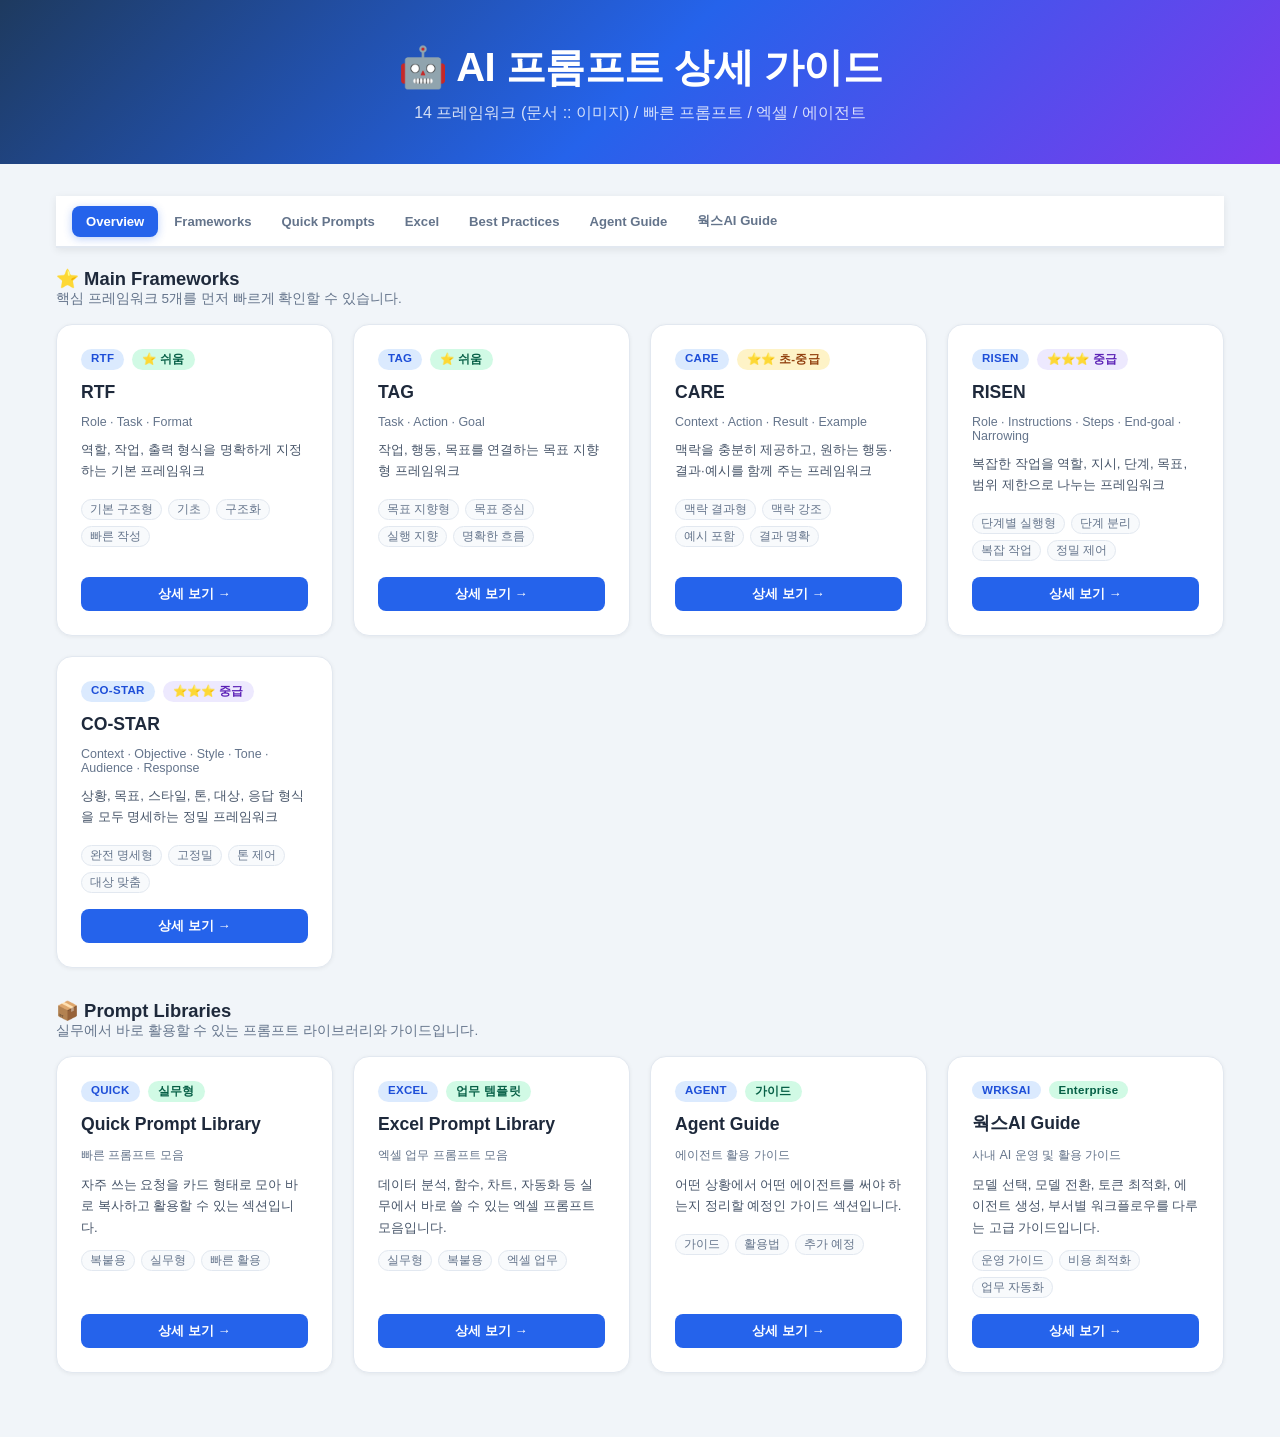
<file: index.html>
<!DOCTYPE html>
<html lang="ko">
<head>
  <meta charset="UTF-8" />
  <meta name="viewport" content="width=device-width, initial-scale=1.0" />
  <title>AI 프롬프트 상세 가이드</title>
  <link rel="stylesheet" href="./assets/css/styles.css" />
</head>
<body>
  <header class="site-header">
    <div class="header-inner">
      <h1>🤖 AI 프롬프트 상세 가이드</h1>
      <p>14 프레임워크 (문서 :: 이미지) / 빠른 프롬프트 / 엑셀 / 에이전트</p>
    </div>
  </header>

  <div class="page-shell">
    <nav id="main-nav" class="main-nav"></nav>
    <nav id="sub-nav" class="sub-nav"></nav>
    <main id="app" class="content"></main>
  </div>

  <script type="module" src="./assets/js/app.js"></script>
</body>
</html>
</file>
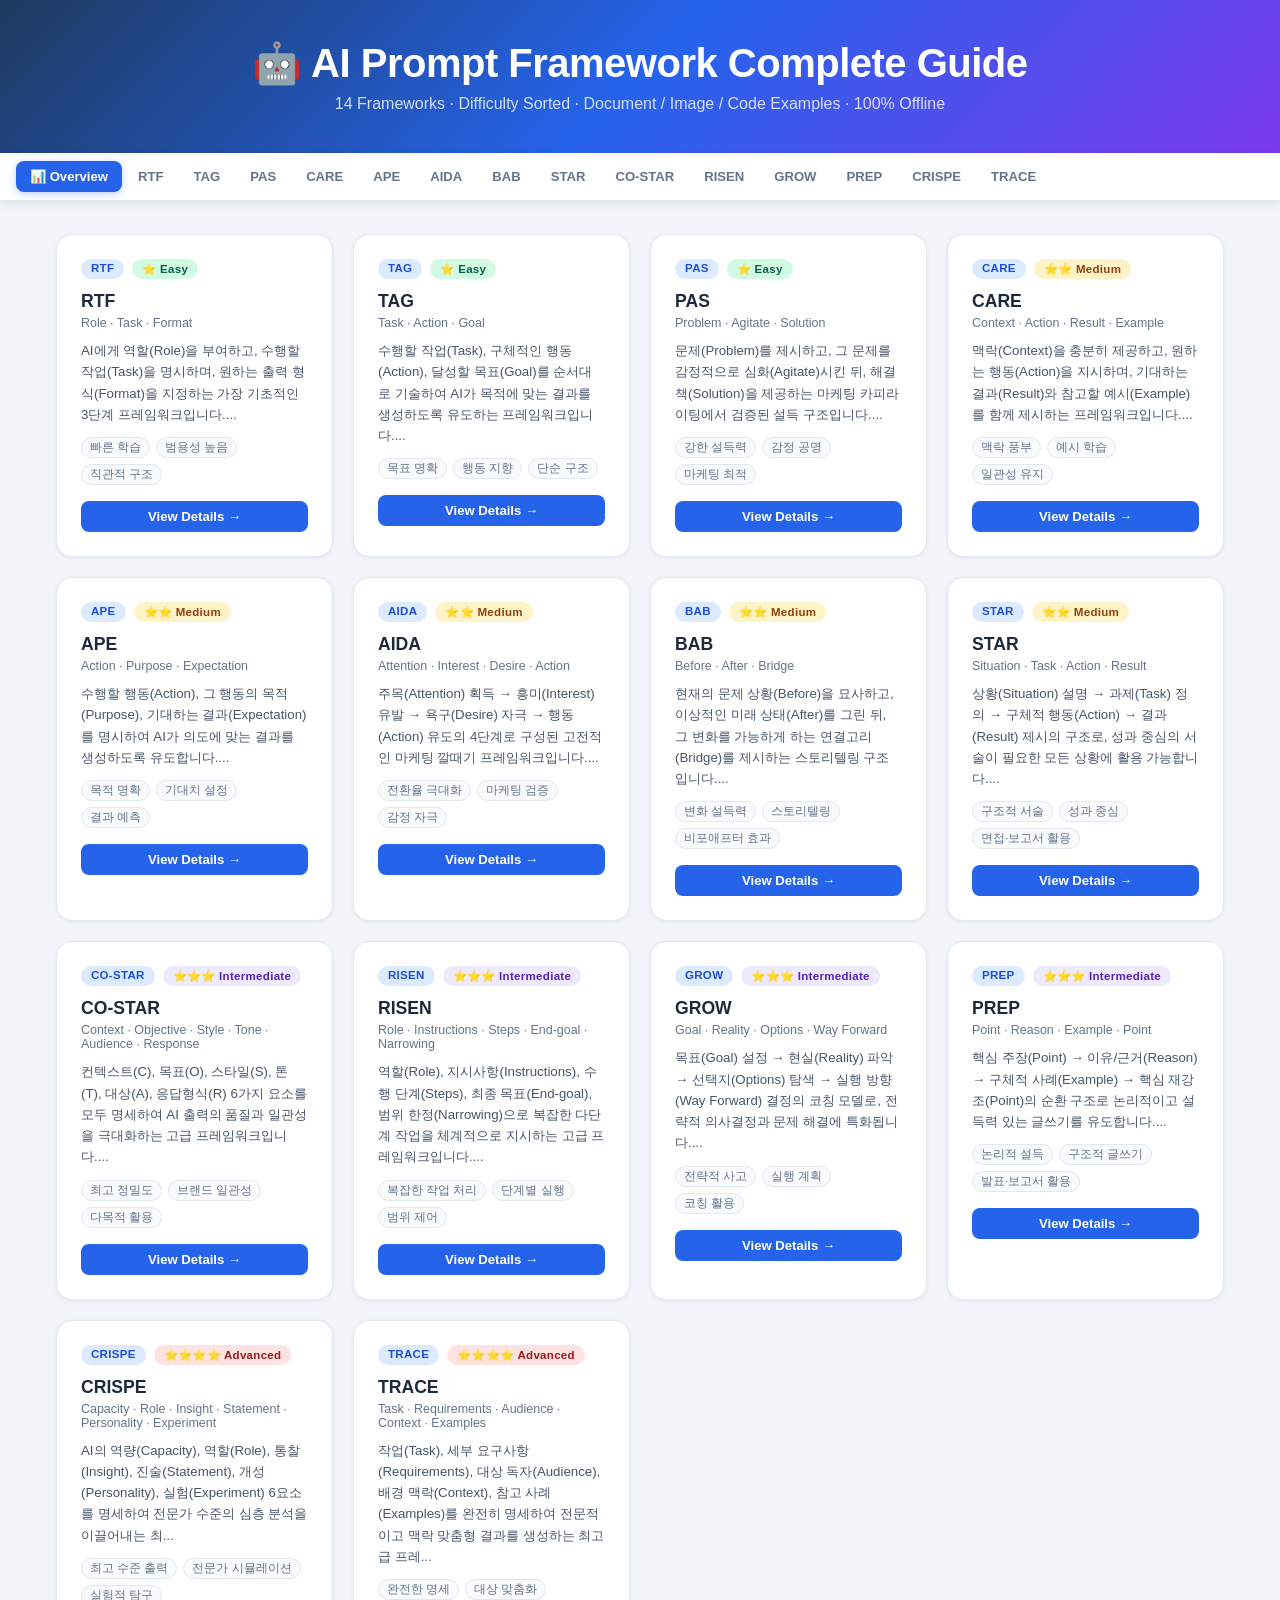
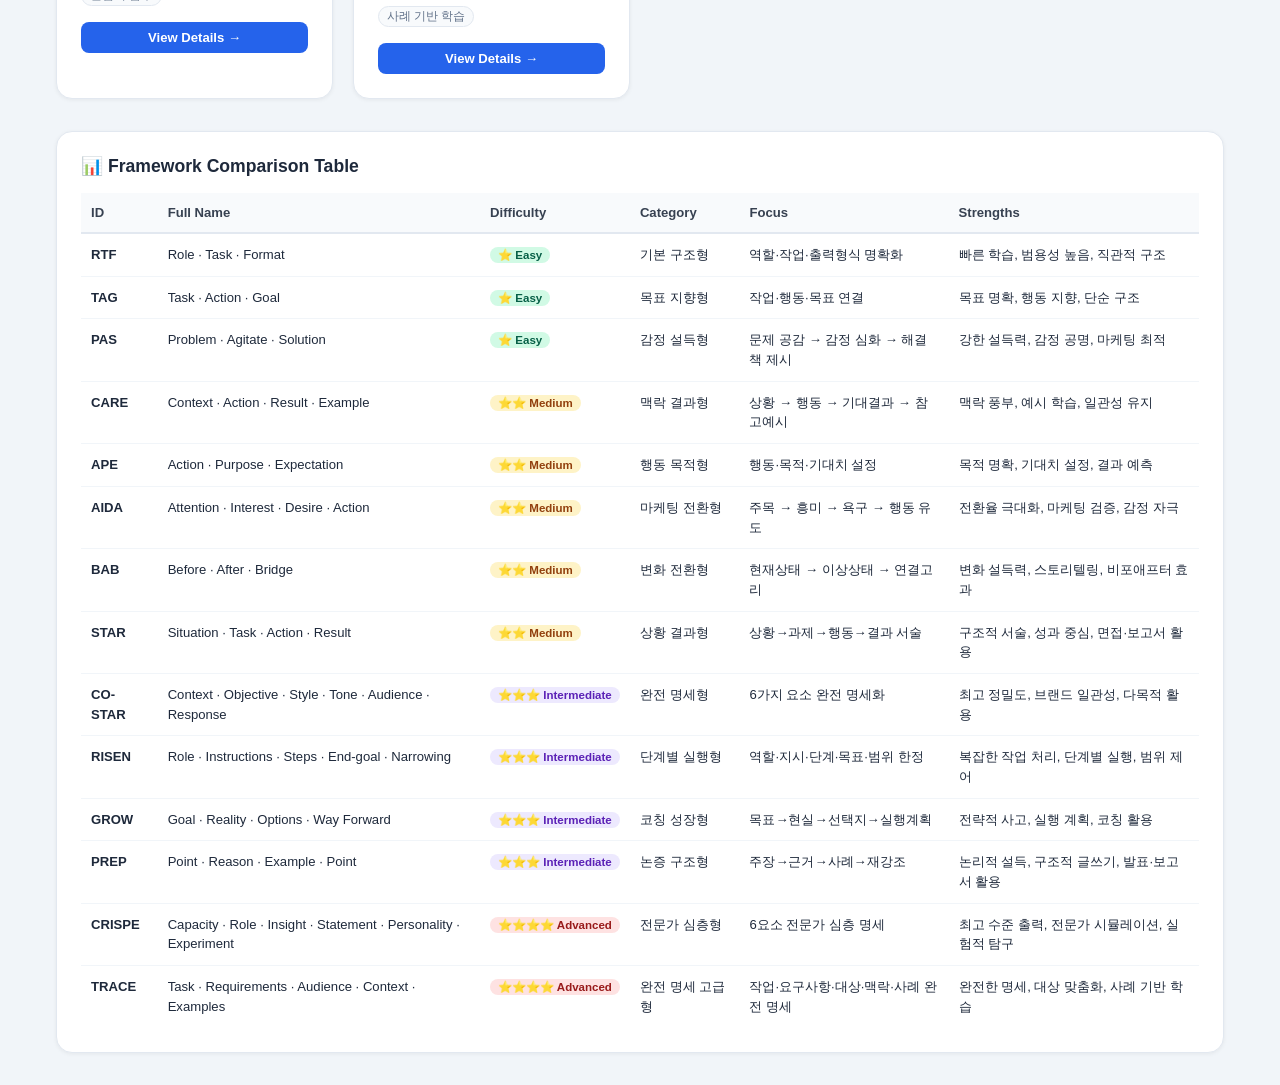
<file: AI-Prompt-Guide/index.html>
<!DOCTYPE html>
<html lang="ko">
<head>
<meta charset="UTF-8">
<meta name="viewport" content="width=device-width, initial-scale=1.0">
<title>AI Prompt Framework Guide — 14 Frameworks Complete Offline Guide</title>
<style>
*{box-sizing:border-box;margin:0;padding:0}
body{font-family:-apple-system,BlinkMacSystemFont,'Segoe UI',sans-serif;background:#f1f5f9;color:#1e293b;min-height:100vh}
.header{background:linear-gradient(135deg,#1e3a5f 0%,#2563eb 50%,#7c3aed 100%);color:#fff;padding:40px 24px;text-align:center}
.header h1{font-size:clamp(1.5rem,4vw,2.5rem);font-weight:800;letter-spacing:-0.5px}
.header p{color:rgba(255,255,255,0.8);margin-top:8px;font-size:1rem}
.nav{background:#fff;border-bottom:2px solid #e2e8f0;padding:0 16px;overflow-x:auto;white-space:nowrap;position:sticky;top:0;z-index:100;box-shadow:0 2px 8px rgba(0,0,0,0.08)}
.nav::-webkit-scrollbar{height:4px}.nav::-webkit-scrollbar-track{background:#f1f5f9}.nav::-webkit-scrollbar-thumb{background:#cbd5e1;border-radius:2px}
.nav-inner{display:inline-flex;gap:2px;padding:8px 0}
.tab-btn{padding:8px 14px;border:none;background:none;cursor:pointer;font-size:0.82rem;font-weight:600;color:#64748b;border-radius:8px;transition:all 0.2s;white-space:nowrap}
.tab-btn:hover{background:#f1f5f9;color:#1e293b}
.tab-btn.active{background:#2563eb;color:#fff;box-shadow:0 2px 8px rgba(37,99,235,0.3)}
.main{max-width:1200px;margin:0 auto;padding:32px 16px}

/* Overview Grid */
.overview-grid{display:grid;grid-template-columns:repeat(auto-fill,minmax(260px,1fr));gap:20px}
.fw-card{background:#fff;border-radius:16px;padding:24px;box-shadow:0 1px 4px rgba(0,0,0,0.06);border:1px solid #e2e8f0;cursor:pointer;transition:all 0.2s}
.fw-card:hover{transform:translateY(-3px);box-shadow:0 8px 24px rgba(0,0,0,0.12);border-color:#2563eb}
.fw-card .badge-row{display:flex;gap:8px;margin-bottom:12px;flex-wrap:wrap}
.badge{padding:3px 10px;border-radius:20px;font-size:0.72rem;font-weight:700;letter-spacing:0.3px}
.badge-id{background:#dbeafe;color:#1d4ed8}
.badge-easy{background:#d1fae5;color:#065f46}
.badge-medium{background:#fef3c7;color:#92400e}
.badge-intermediate{background:#ede9fe;color:#5b21b6}
.badge-advanced{background:#fee2e2;color:#991b1b}
.fw-card h3{font-size:1.1rem;font-weight:700;color:#1e293b;margin-bottom:4px}
.fw-card .fullname{font-size:0.78rem;color:#64748b;margin-bottom:10px}
.fw-card p{font-size:0.83rem;color:#475569;line-height:1.6}
.fw-card .strengths{display:flex;gap:6px;flex-wrap:wrap;margin-top:12px}
.strength-tag{padding:2px 8px;background:#f8fafc;border:1px solid #e2e8f0;border-radius:12px;font-size:0.72rem;color:#64748b}
.fw-card .view-btn{margin-top:16px;width:100%;padding:8px;background:#2563eb;color:#fff;border:none;border-radius:8px;font-weight:600;font-size:0.82rem;cursor:pointer;transition:background 0.2s}
.fw-card .view-btn:hover{background:#1d4ed8}

/* Framework Detail */
.fw-detail-header{background:#fff;border-radius:16px;padding:28px;margin-bottom:24px;box-shadow:0 1px 4px rgba(0,0,0,0.06);border:1px solid #e2e8f0}
.fw-detail-header .top-row{display:flex;align-items:flex-start;gap:16px;flex-wrap:wrap}
.fw-icon{width:56px;height:56px;border-radius:12px;background:linear-gradient(135deg,#2563eb,#7c3aed);display:flex;align-items:center;justify-content:center;font-size:1.4rem;font-weight:800;color:#fff;flex-shrink:0}
.fw-detail-header h2{font-size:1.6rem;font-weight:800;color:#1e293b}
.fw-detail-header .sub{color:#64748b;font-size:0.9rem;margin-top:2px}
.fw-detail-header .badges{display:flex;gap:8px;flex-wrap:wrap;margin-top:12px}
.fw-detail-header .desc{margin-top:16px;color:#475569;line-height:1.7;font-size:0.9rem}
.fw-detail-header .strengths{display:flex;gap:8px;flex-wrap:wrap;margin-top:12px}

.section-tabs{display:flex;gap:8px;margin-bottom:20px;flex-wrap:wrap}
.sec-tab{padding:10px 20px;border:2px solid #e2e8f0;background:#fff;border-radius:10px;font-weight:600;font-size:0.85rem;cursor:pointer;transition:all 0.2s;color:#64748b}
.sec-tab.active{border-color:#2563eb;background:#eff6ff;color:#2563eb}

.content-section{display:none}
.content-section.visible{display:block;animation:fadeIn 0.3s ease}
@keyframes fadeIn{from{opacity:0;transform:translateY(8px)}to{opacity:1;transform:translateY(0)}}

.card-grid{display:grid;grid-template-columns:1fr 1fr;gap:20px}
@media(max-width:700px){.card-grid{grid-template-columns:1fr}}

.content-card{background:#fff;border-radius:14px;padding:24px;box-shadow:0 1px 4px rgba(0,0,0,0.06);border:1px solid #e2e8f0}
.content-card h4{font-size:0.78rem;font-weight:700;text-transform:uppercase;letter-spacing:0.8px;color:#94a3b8;margin-bottom:12px}
.prompt-box{background:#0f172a;color:#e2e8f0;border-radius:10px;padding:16px;font-family:'Courier New',monospace;font-size:0.8rem;line-height:1.7;white-space:pre-wrap;word-break:break-word}
.result-box{background:#f8fafc;border:1px solid #e2e8f0;border-radius:10px;padding:16px;font-size:0.85rem;line-height:1.7;color:#475569;white-space:pre-wrap;word-break:break-word;min-height:120px}
.img-wrap{border-radius:12px;overflow:hidden;background:#f1f5f9;border:1px solid #e2e8f0}
.img-wrap img{width:100%;height:280px;object-fit:cover;display:block}
.img-desc{padding:14px;background:#faf5ff;border-top:1px solid #ede9fe;font-size:0.82rem;color:#5b21b6;line-height:1.6;font-style:italic}

.back-btn{padding:10px 20px;background:#f1f5f9;border:1px solid #e2e8f0;border-radius:8px;font-weight:600;font-size:0.85rem;cursor:pointer;color:#475569;margin-bottom:20px;transition:all 0.2s}
.back-btn:hover{background:#e2e8f0;color:#1e293b}

/* Comparison Table */
.comparison-table{background:#fff;border-radius:16px;padding:24px;box-shadow:0 1px 4px rgba(0,0,0,0.06);border:1px solid #e2e8f0;overflow-x:auto}
table{width:100%;border-collapse:collapse;font-size:0.82rem}
th{background:#f8fafc;padding:12px 10px;text-align:left;font-weight:700;color:#374151;border-bottom:2px solid #e2e8f0;white-space:nowrap}
td{padding:11px 10px;border-bottom:1px solid #f1f5f9;vertical-align:top;line-height:1.5}
tr:last-child td{border-bottom:none}
tr:hover td{background:#f8fafc}
.diff-badge{padding:2px 8px;border-radius:12px;font-size:0.72rem;font-weight:600;white-space:nowrap}
</style>
</head>
<body>

<div class="header">
  <h1>🤖 AI Prompt Framework Complete Guide</h1>
  <p>14 Frameworks · Difficulty Sorted · Document / Image / Code Examples · 100% Offline</p>
</div>

<nav class="nav">
  <div class="nav-inner" id="nav-tabs"></div>
</nav>

<main class="main" id="main-content"></main>

<script>
const FW = [{
  id:"RTF",
  name:"RTF",
  fullName:"Role \u00b7 Task \u00b7 Format",
  difficulty:"easy",
  diffLabel:"\u2b50 Easy",
  category:"\uae30\ubcf8 \uad6c\uc870\ud615",
  focus:"\uc5ed\ud560\u00b7\uc791\uc5c5\u00b7\ucd9c\ub825\ud615\uc2dd \uba85\ud655\ud654",
  strengths:["\ube60\ub978 \ud559\uc2b5", "\ubc94\uc6a9\uc131 \ub192\uc74c", "\uc9c1\uad00\uc801 \uad6c\uc870"],
  desc:"AI\uc5d0\uac8c \uc5ed\ud560(Role)\uc744 \ubd80\uc5ec\ud558\uace0, \uc218\ud589\ud560 \uc791\uc5c5(Task)\uc744 \uba85\uc2dc\ud558\uba70, \uc6d0\ud558\ub294 \ucd9c\ub825 \ud615\uc2dd(Format)\uc744 \uc9c0\uc815\ud558\ub294 \uac00\uc7a5 \uae30\ucd08\uc801\uc778 3\ub2e8\uacc4 \ud504\ub808\uc784\uc6cc\ud06c\uc785\ub2c8\ub2e4.",
  docPrompt:"[Role] \ub2f9\uc2e0\uc740 10\ub144 \uacbd\ub825\uc758 \uc2dc\ub2c8\uc5b4 \uce74\ud53c\ub77c\uc774\ud130\uc785\ub2c8\ub2e4.\n[Task] 20-30\ub300\ub97c \ud0c0\uac9f\uc73c\ub85c \ud55c \uce5c\ud658\uacbd \ud140\ube14\ub7ec \uad11\uace0 \uce74\ud53c\ub97c \uc791\uc131\ud558\uc138\uc694.\n[Format]\n- \ud5e4\ub4dc\ub77c\uc778: 1\uc904 (20\uc790 \uc774\ub0b4)\n- \uc11c\ube0c\uce74\ud53c: 2\uc904\n- \ud574\uc2dc\ud0dc\uadf8: 5\uac1c",
  docResult:"\ud5e4\ub4dc\ub77c\uc778: \uc9c0\uad6c\ub97c \ub2f4\uc740 \ud55c \ubaa8\uae08\n\uc11c\ube0c\uce74\ud53c: \ub9e4\uc77c \uc4f0\ub294 \ud140\ube14\ub7ec \ud558\ub098\ub85c \ud558\ub8e8 500ml\uc758 \ud50c\ub77c\uc2a4\ud2f1\uc744 \uc904\uc774\uc138\uc694. \uc791\uc740 \uc120\ud0dd\uc774 \uc9c0\uad6c\ub97c \ubc14\uafc9\ub2c8\ub2e4.\n\ud574\uc2dc\ud0dc\uadf8: #\uce5c\ud658\uacbd\ud140\ube14\ub7ec #\uc81c\ub85c\uc6e8\uc774\uc2a4\ud2b8 #\uc9c0\uc18d\uac00\ub2a5\ud55c\ub77c\uc774\ud504 #\uc5d0\ucf54\ub77c\uc774\ud504 #\uadf8\ub9b0\ucc4c\ub9b0\uc9c0",
  imgPromptEn:"Soft sunlight filtering through a lush green forest, a matte tumbler placed on a moss-covered rock. Background is dreamy and misty, only the tumbler in sharp focus. Editorial-style eco product photography.",
  imgPromptKo:"[Role] \uc0c1\uc5c5 \uc0ac\uc9c4 \uc804\ubb38\uac00\n[Task] \uce5c\ud658\uacbd \ud140\ube14\ub7ec \uc5d0\ub514\ud1a0\ub9ac\uc5bc \uc81c\ud488 \uc0ac\uc9c4\n[Format] 16:9 \uac00\ub85c\ud615, \uc790\uc5f0\uad11, \ubcf4\ucf00 \ubc30\uacbd",
  imgDesc:"\ubd80\ub4dc\ub7ec\uc6b4 \ud587\uc0b4\uc774 \uc2a4\uba70\ub4dc\ub294 \ucd08\ub85d \uc232\uc18d, \uc774\ub07c \ub080 \ubc14\uc704 \uc704\uc5d0 \uc62c\ub824\uc9c4 \ubb34\uad11 \ud140\ube14\ub7ec. \ubc30\uacbd\uc740 \ubabd\ud658\uc801\uc778 \uc548\uac1c\ub85c \ud750\ub9bf\ud558\uace0 \uc804\uba74 \ud140\ube14\ub7ec\ub9cc \uc120\uba85\ud558\uac8c \ucd08\uc810\uc774 \ub9de\ucdb0\uc9c4 \uc5d0\ub514\ud1a0\ub9ac\uc5bc \uac10\uc131\uc758 \uc81c\ud488 \uc0ac\uc9c4.",
  codePrompt:"[Role] Python \uc2dc\ub2c8\uc5b4 \uac1c\ubc1c\uc790\n[Task] CSV \ud30c\uc77c\uc744 \uc77d\uc5b4 \uacb0\uce21\uac12\uc744 \ucc98\ub9ac\ud558\ub294 \uc7ac\uc0ac\uc6a9 \uac00\ub2a5\ud55c \ud568\uc218\ub97c \uc791\uc131\ud558\uc138\uc694\n[Format]\n- \ud568\uc218 \ub2e8\uc704\ub85c \ubd84\ub9ac\n- \uac01 \ub2e8\uacc4 \uc8fc\uc11d \ud3ec\ud568\n- if __name__ == \"__main__\": \uc2e4\ud589 \uc608\uc2dc \ud3ec\ud568",
  codeResult:"import pandas as pd\n\ndef handle_missing_values(filepath: str, strategy: str = 'mean') -> pd.DataFrame:\n    \"\"\"\n    CSV \ud30c\uc77c\uc744 \uc77d\uc5b4 \uacb0\uce21\uac12\uc744 \ucc98\ub9ac\ud558\ub294 \ud568\uc218\n    Args:\n        filepath: CSV \ud30c\uc77c \uacbd\ub85c\n        strategy: \uacb0\uce21\uac12 \ucc98\ub9ac \uc804\ub7b5 ('mean', 'median', 'drop')\n    Returns:\n        \ucc98\ub9ac\ub41c DataFrame\n    \"\"\"\n    # 1\ub2e8\uacc4: CSV \ud30c\uc77c \ub85c\ub4dc\n    df = pd.read_csv(filepath)\n    print(f\"\uc6d0\ubcf8 \ub370\uc774\ud130: {df.shape}, \uacb0\uce21\uac12: {df.isnull().sum().sum()}\uac1c\")\n\n    # 2\ub2e8\uacc4: \uc804\ub7b5\uc5d0 \ub530\ub978 \uacb0\uce21\uac12 \ucc98\ub9ac\n    if strategy == 'mean':\n        df = df.fillna(df.mean(numeric_only=True))\n    elif strategy == 'median':\n        df = df.fillna(df.median(numeric_only=True))\n    elif strategy == 'drop':\n        df = df.dropna()\n\n    print(f\"\ucc98\ub9ac \ud6c4: {df.shape}, \uacb0\uce21\uac12: {df.isnull().sum().sum()}\uac1c\")\n    return df\n\nif __name__ == \"__main__\":\n    result = handle_missing_values(\"data.csv\", strategy=\"mean\")\n    print(result.head())",
  imgData:"RTF.webp"
},
{
  id:"TAG",
  name:"TAG",
  fullName:"Task \u00b7 Action \u00b7 Goal",
  difficulty:"easy",
  diffLabel:"\u2b50 Easy",
  category:"\ubaa9\ud45c \uc9c0\ud5a5\ud615",
  focus:"\uc791\uc5c5\u00b7\ud589\ub3d9\u00b7\ubaa9\ud45c \uc5f0\uacb0",
  strengths:["\ubaa9\ud45c \uba85\ud655", "\ud589\ub3d9 \uc9c0\ud5a5", "\ub2e8\uc21c \uad6c\uc870"],
  desc:"\uc218\ud589\ud560 \uc791\uc5c5(Task), \uad6c\uccb4\uc801\uc778 \ud589\ub3d9(Action), \ub2ec\uc131\ud560 \ubaa9\ud45c(Goal)\ub97c \uc21c\uc11c\ub300\ub85c \uae30\uc220\ud558\uc5ec AI\uac00 \ubaa9\uc801\uc5d0 \ub9de\ub294 \uacb0\uacfc\ub97c \uc0dd\uc131\ud558\ub3c4\ub85d \uc720\ub3c4\ud558\ub294 \ud504\ub808\uc784\uc6cc\ud06c\uc785\ub2c8\ub2e4.",
  docPrompt:"[Task] Python\uc73c\ub85c CSV \ud30c\uc77c\uc744 \uc77d\uc5b4\uc11c \uacb0\uce21\uac12\uc744 \ucc98\ub9ac\ud558\ub294 \ucf54\ub4dc\ub97c \uc791\uc131\ud558\uc138\uc694.\n[Action] pandas \ub77c\uc774\ube0c\ub7ec\ub9ac\ub97c \uc0ac\uc6a9\ud558\uc5ec \uad6c\ud604\ud558\uace0, \uac01 \ub2e8\uacc4\ub9c8\ub2e4 \uc8fc\uc11d\uc744 \ub2ec\uc544\uc8fc\uc138\uc694.\n[Goal] \ucd08\ubcf4\uc790\ub3c4 \uc774\ud574\ud560 \uc218 \uc788\ub3c4\ub85d \uba85\ud655\ud558\uace0 \uac00\ub3c5\uc131 \ub192\uc740 \ucf54\ub4dc\ub97c \uc791\uc131\ud558\ub294 \uac83\uc785\ub2c8\ub2e4.",
  docResult:"\ubaa9\ud45c \uc9c0\ud5a5\uc801\uc774\uace0 \ub2e8\uacc4\ubcc4 \ud589\ub3d9\uc774 \uba85\ud655\ud55c \uacb0\uacfc\ubb3c\uc774 \uc0dd\uc131\ub429\ub2c8\ub2e4. \uac01 \uc561\uc158\uc774 \ucd5c\uc885 \ubaa9\ud45c\uc640 \uc9c1\uc811 \uc5f0\uacb0\ub418\uc5b4 \uc77c\uad00\uc131 \uc788\ub294 \ucd9c\ub825\uc774 \ub098\uc635\ub2c8\ub2e4.",
  imgPromptEn:"Isometric view of a code editor and data charts floating on purple-teal background. Code snippets, pie charts, and bar graphs hovering in mid-air representing data processing. 3D tech illustration style.",
  imgPromptKo:"[Task] \ub370\uc774\ud130 \ucc98\ub9ac \uacfc\uc815\uc744 \uc2dc\uac01\ud654\ud558\ub294 3D \ud14c\ud06c \uc77c\ub7ec\uc2a4\ud2b8 \uc0dd\uc131\n[Action] \uc544\uc774\uc18c\uba54\ud2b8\ub9ad \ubdf0, \ubcf4\ub77c-\uccad\ub85d \ubc30\uacbd, \ucf54\ub4dc\uc640 \ucc28\ud2b8 \uc694\uc18c \ubc30\uce58\n[Goal] \uac1c\ubc1c\uc790 \uce5c\ud654\uc801\uc774\uace0 \ud604\ub300\uc801\uc778 \uae30\uc220 \uac10\uc131\uc758 \uc77c\ub7ec\uc2a4\ud2b8",
  imgDesc:"\ubcf4\ub77c-\uccad\ub85d \ubc30\uacbd \uc704\uc5d0 \uc544\uc774\uc18c\uba54\ud2b8\ub9ad \uc2dc\uc810\uc73c\ub85c \ud3bc\uccd0\uc9c4 \ucf54\ub4dc \uc5d0\ub514\ud130\uc640 \ub370\uc774\ud130 \ucc28\ud2b8. \ucf54\ub4dc \uc870\uac01\uacfc \ud30c\uc774 \ucc28\ud2b8, \ub9c9\ub300 \uadf8\ub798\ud504\uac00 \uacf5\uc911\uc5d0 \ub5a0 \uc788\uc5b4 \ub370\uc774\ud130 \ucc98\ub9ac \uacfc\uc815\uc744 \uc2dc\uac01\uc801\uc73c\ub85c \ud45c\ud604\ud55c 3D \ud14c\ud06c \uc77c\ub7ec\uc2a4\ud2b8.",
  codePrompt:"[Task] \uc0ac\uc6a9\uc790\uc758 \uc774\ub984\u00b7\uc774\uba54\uc77c\u00b7\ub098\uc774\ub97c \uc785\ub825\ubc1b\uc544 \uc720\ud6a8\uc131\uc744 \uac80\uc0ac\ud558\ub294 \ud568\uc218\ub97c \uc791\uc131\ud558\uc138\uc694\n[Action] \uc815\uaddc\uc2dd(regex)\uc73c\ub85c \uc774\uba54\uc77c \ud615\uc2dd \uac80\uc0ac, \ub098\uc774\ub294 1-120 \ubc94\uc704 \ud655\uc778\n[Goal] \uac01 \ud56d\ubaa9\uc758 \uc720\ud6a8\uc131 \uacb0\uacfc\ub97c \ub515\uc154\ub108\ub9ac\ub85c \ubc18\ud658\ud558\uc5ec \uc5b4\ub5a4 \ud56d\ubaa9\uc774 \ud2c0\ub838\ub294\uc9c0 \uba85\ud655\ud788 \uc804\ub2ec",
  codeResult:"import re\n\ndef validate_user_input(name: str, email: str, age: int) -> dict:\n    \"\"\"\uc0ac\uc6a9\uc790 \uc785\ub825\uac12 \uc720\ud6a8\uc131 \uac80\uc0ac\"\"\"\n    results = {}\n\n    # \uc774\ub984 \uac80\uc0ac: 2\uc790 \uc774\uc0c1\n    results['name'] = {\n        'valid': len(name.strip()) >= 2,\n        'message': '\uc774\ub984\uc740 2\uc790 \uc774\uc0c1\uc774\uc5b4\uc57c \ud569\ub2c8\ub2e4.' if len(name.strip()) < 2 else '\uc720\ud6a8\ud569\ub2c8\ub2e4.'\n    }\n\n    # \uc774\uba54\uc77c \uac80\uc0ac: \uc815\uaddc\uc2dd\n    email_pattern = r'^[a-zA-Z0-9._%+-]+@[a-zA-Z0-9.-]+\\.[a-zA-Z]{2,}$'\n    results['email'] = {\n        'valid': bool(re.match(email_pattern, email)),\n        'message': '\uc62c\ubc14\ub978 \uc774\uba54\uc77c \ud615\uc2dd\uc774 \uc544\ub2d9\ub2c8\ub2e4.' if not re.match(email_pattern, email) else '\uc720\ud6a8\ud569\ub2c8\ub2e4.'\n    }\n\n    # \ub098\uc774 \uac80\uc0ac: 1-120\n    results['age'] = {\n        'valid': 1 <= age <= 120,\n        'message': '\ub098\uc774\ub294 1~120 \uc0ac\uc774\uc5ec\uc57c \ud569\ub2c8\ub2e4.' if not (1 <= age <= 120) else '\uc720\ud6a8\ud569\ub2c8\ub2e4.'\n    }\n\n    return results",
  imgData:"TAG.webp"
},
{
  id:"PAS",
  name:"PAS",
  fullName:"Problem \u00b7 Agitate \u00b7 Solution",
  difficulty:"easy",
  diffLabel:"\u2b50 Easy",
  category:"\uac10\uc815 \uc124\ub4dd\ud615",
  focus:"\ubb38\uc81c \uacf5\uac10 \u2192 \uac10\uc815 \uc2ec\ud654 \u2192 \ud574\uacb0\ucc45 \uc81c\uc2dc",
  strengths:["\uac15\ud55c \uc124\ub4dd\ub825", "\uac10\uc815 \uacf5\uba85", "\ub9c8\ucf00\ud305 \ucd5c\uc801"],
  desc:"\ubb38\uc81c(Problem)\ub97c \uc81c\uc2dc\ud558\uace0, \uadf8 \ubb38\uc81c\ub97c \uac10\uc815\uc801\uc73c\ub85c \uc2ec\ud654(Agitate)\uc2dc\ud0a8 \ub4a4, \ud574\uacb0\ucc45(Solution)\uc744 \uc81c\uacf5\ud558\ub294 \ub9c8\ucf00\ud305 \uce74\ud53c\ub77c\uc774\ud305\uc5d0\uc11c \uac80\uc99d\ub41c \uc124\ub4dd \uad6c\uc870\uc785\ub2c8\ub2e4.",
  docPrompt:"[Problem] \ubc24\ub9c8\ub2e4 \uba38\ub9bf\uc18d\uc5d0 \uc313\uc778 \ud560 \uc77c\ub4e4 \ub54c\ubb38\uc5d0 \uc7a0\uc744 \ubabb \uc774\ub8e8\ub294 \uc9c1\uc7a5\uc778\uc758 \ubb38\uc81c\ub97c \ubb18\uc0ac\ud558\uc138\uc694.\n[Agitate] \uc774 \ubb38\uc81c\uac00 \uacc4\uc18d\ub420 \uacbd\uc6b0 \ub098\ud0c0\ub098\ub294 \ubd80\uc815\uc801 \uacb0\uacfc\ub97c \uac10\uc815\uc801\uc73c\ub85c \uc2ec\ud654\uc2dc\ud0a4\uc138\uc694.\n[Solution] AI \uc5c5\ubb34 \uc815\ub9ac \uc571\uc744 \ud1b5\ud574 5\ubd84 \ub9cc\uc5d0 \ud574\uacb0\ub418\ub294 \uacfc\uc815\uc744 \ud76c\ub9dd\uc801\uc73c\ub85c \uc81c\uc2dc\ud558\uc138\uc694.",
  docResult:"\ubc24 11\uc2dc, \uce68\ub300\uc5d0 \ub204\uc6e0\uc9c0\ub9cc \uba38\ub9bf\uc18d\uc740 \uc774\ubbf8 \ub0b4\uc77c\uc758 \ud68c\uc758, \ub2f5\uc7a5 \ubabb \ud55c \uc774\uba54\uc77c, \ubbf8\ub904\ub454 \ubcf4\uace0\uc11c\ub4e4\ub85c \uac00\ub4dd\ud569\ub2c8\ub2e4... (\uac10\uc815\uc801\uc73c\ub85c \uae4a\uc774 \uacf5\uac10\ud55c \ub4a4 AI \uc571 \uc194\ub8e8\uc158\uc744 \ud76c\ub9dd\uc801\uc73c\ub85c \uc81c\uc2dc)",
  imgPromptEn:"Split illustration: left panel shows a cold dark chaotic bedroom with stressed person awake, right panel shows the same person peacefully sleeping under warm moonlight. A glowing app screen on the nightstand symbolizes the 5-minute miracle.",
  imgPromptKo:"[Problem] \ubd88\uba74\uc99d\uc5d0 \uc2dc\ub2ec\ub9ac\ub294 \uc9c1\uc7a5\uc778\n[Agitate] \uc5b4\ub461\uace0 \ucc28\uac00\uc6b4 \ud63c\ub3c8\uc758 \uce68\uc2e4\n[Solution] \ub530\ub73b\ud55c \ub2ec\ube5b \uc544\ub798 \ud3c9\uc628\ud558\uac8c \uc7a0\ub4e0 \ubd84\ud560 \uc77c\ub7ec\uc2a4\ud2b8",
  imgDesc:"\uc67c\ucabd\uc740 \ucc28\uac11\uace0 \uc5b4\ub450\uc6b4 \uc0c9\uac10\uc758 \ud63c\ub3c8\uc2a4\ub7ec\uc6b4 \uce68\uc2e4, \uc624\ub978\ucabd\uc740 \ub530\ub73b\ud55c \ub2ec\ube5b \uc544\ub798 \ud3c9\uc628\ud558\uac8c \uc7a0\ub4e0 \uc778\ubb3c. \ud0c1\uc790 \uc704 \uc571 \ud654\uba74\ub9cc \uc740\uc740\ud558\uac8c \ube5b\ub098\uba70 '5\ubd84\uc758 \uae30\uc801'\uc744 \uc0c1\uc9d5\ud558\ub294 \uac10\uc131\uc801\uc778 \ubd84\ud560 \uc77c\ub7ec\uc2a4\ud2b8.",
  codePrompt:"[Problem] \uc0ac\uc6a9\uc790 \ub85c\uadf8\uc778 \uc2dc \uc5d0\ub7ec \uba54\uc2dc\uc9c0\uac00 \ubd88\uba85\ud655\ud558\uc5ec \uc5b4\ub5a4 \ubb38\uc81c\uc778\uc9c0 \uc54c \uc218 \uc5c6\uc2b5\ub2c8\ub2e4\n[Agitate] \uc774 \uc0c1\ud0dc\uac00 \uc9c0\uc18d\ub418\uba74 \uc0ac\uc6a9\uc790 \uc774\ud0c8\ub85c \uc774\uc5b4\uc9c0\uace0 \uace0\uac1d\uc13c\ud130 \ubb38\uc758\uac00 \uae09\uc99d\ud569\ub2c8\ub2e4\n[Solution] \uc5d0\ub7ec \ud0c0\uc785\ubcc4 \uba85\ud655\ud55c \uba54\uc2dc\uc9c0\ub97c \ubc18\ud658\ud558\ub294 \ub85c\uadf8\uc778 \ud568\uc218\ub97c \uc791\uc131\ud558\uc138\uc694",
  codeResult:"def login(username: str, password: str) -> dict:\n    \"\"\"\uba85\ud655\ud55c \uc5d0\ub7ec \uba54\uc2dc\uc9c0\ub97c \ud3ec\ud568\ud55c \ub85c\uadf8\uc778 \ud568\uc218\"\"\"\n    user = db.get_user(username)\n\n    if not user:\n        return {'success': False, 'error': 'USER_NOT_FOUND',\n                'message': '\ub4f1\ub85d\ub418\uc9c0 \uc54a\uc740 \uc774\uba54\uc77c\uc785\ub2c8\ub2e4. \ud68c\uc6d0\uac00\uc785\uc744 \uc9c4\ud589\ud574\uc8fc\uc138\uc694.'}\n\n    if not user.is_active:\n        return {'success': False, 'error': 'ACCOUNT_DISABLED',\n                'message': '\ube44\ud65c\uc131\ud654\ub41c \uacc4\uc815\uc785\ub2c8\ub2e4. \uace0\uac1d\uc13c\ud130(1234-5678)\ub85c \ubb38\uc758\ud574\uc8fc\uc138\uc694.'}\n\n    if not verify_password(password, user.hashed_password):\n        remaining = 5 - user.failed_attempts\n        return {'success': False, 'error': 'WRONG_PASSWORD',\n                'message': f'\ube44\ubc00\ubc88\ud638\uac00 \ud2c0\ub838\uc2b5\ub2c8\ub2e4. {remaining}\ud68c \ub354 \uc2e4\ud328 \uc2dc \uacc4\uc815\uc774 \uc7a0\uae41\ub2c8\ub2e4.'}\n\n    return {'success': True, 'token': generate_jwt(user.id), 'user': user.to_dict()}",
  imgData:"PAS.webp"
},
{
  id:"CARE",
  name:"CARE",
  fullName:"Context \u00b7 Action \u00b7 Result \u00b7 Example",
  difficulty:"medium",
  diffLabel:"\u2b50\u2b50 Medium",
  category:"\ub9e5\ub77d \uacb0\uacfc\ud615",
  focus:"\uc0c1\ud669 \u2192 \ud589\ub3d9 \u2192 \uae30\ub300\uacb0\uacfc \u2192 \ucc38\uace0\uc608\uc2dc",
  strengths:["\ub9e5\ub77d \ud48d\ubd80", "\uc608\uc2dc \ud559\uc2b5", "\uc77c\uad00\uc131 \uc720\uc9c0"],
  desc:"\ub9e5\ub77d(Context)\uc744 \ucda9\ubd84\ud788 \uc81c\uacf5\ud558\uace0, \uc6d0\ud558\ub294 \ud589\ub3d9(Action)\uc744 \uc9c0\uc2dc\ud558\uba70, \uae30\ub300\ud558\ub294 \uacb0\uacfc(Result)\uc640 \ucc38\uace0\ud560 \uc608\uc2dc(Example)\ub97c \ud568\uaed8 \uc81c\uc2dc\ud558\ub294 \ud504\ub808\uc784\uc6cc\ud06c\uc785\ub2c8\ub2e4.",
  docPrompt:"[Context] \uc800\ub294 \ud604\uc7ac \uc911\uc694\ud55c \ud504\ub85c\uc81d\ud2b8\uc758 \ub9c8\uac10 \uae30\ud55c \uc5f0\uc7a5\uc744 \uc694\uccad\ud574\uc57c \ud558\ub294 \uc0c1\ud669\uc785\ub2c8\ub2e4.\n\ud504\ub85c\uc81d\ud2b8\ub294 75% \uc644\ub8cc\ub418\uc5c8\uace0, \uc608\uc0c1\uce58 \ubabb\ud55c \uae30\uc220\uc801 \uc774\uc288\uac00 \ubc1c\uc0dd\ud588\uc2b5\ub2c8\ub2e4.\n[Action] \uc0c1\uc0ac\uc5d0\uac8c \ubcf4\ub0b4\ub294 \uc815\uc911\ud558\uace0 \uc124\ub4dd\ub825 \uc788\ub294 \uc774\uba54\uc77c\uc744 \uc791\uc131\ud558\uc138\uc694.\n[Result] \uc0c1\uc0ac\uac00 3\uc77c \uc5f0\uc7a5\uc744 \uc2b9\uc778\ud558\ub3c4\ub85d \uc124\ub4dd\ud558\ub294 \uac83\uc774 \ubaa9\ud45c\uc785\ub2c8\ub2e4.\n[Example] \uc804\ubb38\uc801\uc774\uace0 \ucc45\uc784\uac10 \uc788\ub294 \uc5b4\uc870\ub85c, \ubb38\uc81c \uc6d0\uc778\uacfc \ud574\uacb0 \uacc4\ud68d\uc744 \ud3ec\ud568\ud558\uc138\uc694.",
  docResult:"\uc548\ub155\ud558\uc138\uc694 \ud300\uc7a5\ub2d8, \ud604\uc7ac \uc9c4\ud589 \uc911\uc778 [\ud504\ub85c\uc81d\ud2b8\uba85]\uacfc \uad00\ub828\ud558\uc5ec \ub9d0\uc500\ub4dc\ub9b4 \uc0ac\ud56d\uc774 \uc788\uc5b4 \uc5f0\ub77d\ub4dc\ub9bd\ub2c8\ub2e4. \ud604\uc7ac \uc804\uccb4 \uc791\uc5c5\uc758 75%\uac00 \uc644\ub8cc\ub41c \uc0c1\ud0dc\uc774\ub098, \uc608\uc0c1\uce58 \ubabb\ud55c API \uc5f0\ub3d9 \uc774\uc288\uac00 \ubc1c\uc0dd\ud558\uc5ec...",
  imgPromptEn:"Professional person focused on writing an email on a laptop under warm office lighting. Background is softly blurred bokeh. Photorealistic business photography, shallow depth of field.",
  imgPromptKo:"[Context] \uc911\uc694\ud55c \uc5c5\ubb34 \uc774\uba54\uc77c\uc744 \uc791\uc131\ud558\ub294 \uc9c1\uc7a5\uc778\n[Action] \ub530\ub73b\ud55c \uc0ac\ubb34\uc2e4 \uc870\uba85, \ub178\ud2b8\ubd81\uc5d0 \uc9d1\uc911\ud558\ub294 \uc778\ubb3c\n[Result] \ubcf4\ucf00 \ubc30\uacbd\uc758 \ud3ec\ud1a0\ub9ac\uc5bc\ub9ac\uc2a4\ud2f1 \ube44\uc988\ub2c8\uc2a4 \uc0ac\uc9c4",
  imgDesc:"\ub530\ub73b\ud55c \uc0ac\ubb34\uc2e4 \uc870\uba85 \uc544\ub798 \ub178\ud2b8\ubd81 \ud654\uba74\uc5d0 \uc9d1\uc911\ud558\uba70 \uc774\uba54\uc77c\uc744 \uc791\uc131\ud558\ub294 \uc804\ubb38\uc9c1 \uc778\ubb3c. \ubc30\uacbd\uc740 \ud750\ub9bf\ud55c \ubcf4\ucf00 \ucc98\ub9ac\ub85c \uc778\ubb3c\uc5d0 \uc2dc\uc120\uc774 \uc9d1\uc911\ub418\ub294 \ud3ec\ud1a0\ub9ac\uc5bc\ub9ac\uc2a4\ud2f1 \ube44\uc988\ub2c8\uc2a4 \uc0ac\uc9c4.",
  codePrompt:"[Context] \ud604\uc7ac \ucf54\ub4dc\uc5d0 SQL \uc778\uc81d\uc158 \ucde8\uc57d\uc810\uc774 \uc788\uc2b5\ub2c8\ub2e4\n[Action] \ud30c\ub77c\ubbf8\ud130 \ubc14\uc778\ub529 \ubc29\uc2dd\uc73c\ub85c \uc548\uc804\ud55c DB \ucffc\ub9ac \ud568\uc218\ub85c \uad50\uccb4\ud558\uc138\uc694\n[Result] OWASP Top 10 \ubcf4\uc548 \uac00\uc774\ub4dc\ub77c\uc778\uc744 \ucda9\uc871\ud558\ub294 \ucf54\ub4dc\n[Example] psycopg2 \uacf5\uc2dd \ubb38\uc11c\uc758 parameterized query \ud328\ud134\uc744 \ucc38\uace0\ud558\uc138\uc694",
  codeResult:"import psycopg2\nfrom contextlib import contextmanager\n\n@contextmanager\ndef get_db_connection():\n    conn = psycopg2.connect(DATABASE_URL)\n    try:\n        yield conn\n    finally:\n        conn.close()\n\n# \ucde8\uc57d\ud55c \ucf54\ub4dc (SQL Injection \uc704\ud5d8)\n# query = f\"SELECT * FROM users WHERE email = '{email}'\"\n\n# \uc548\uc804\ud55c \ucf54\ub4dc (\ud30c\ub77c\ubbf8\ud130 \ubc14\uc778\ub529)\ndef get_user_by_email(email: str) -> dict:\n    \"\"\"OWASP \uac00\uc774\ub4dc\ub77c\uc778 \uc900\uc218 - \ud30c\ub77c\ubbf8\ud130 \ubc14\uc778\ub529 \uc0ac\uc6a9\"\"\"\n    query = \"SELECT id, name, email FROM users WHERE email = %s AND is_active = %s\"\n    with get_db_connection() as conn:\n        with conn.cursor() as cur:\n            cur.execute(query, (email, True))  # \ud30c\ub77c\ubbf8\ud130\ub294 \ud29c\ud50c\ub85c \uc804\ub2ec\n            row = cur.fetchone()\n            return {'id': row[0], 'name': row[1], 'email': row[2]} if row else None",
  imgData:"CARE.webp"
},
{
  id:"APE",
  name:"APE",
  fullName:"Action \u00b7 Purpose \u00b7 Expectation",
  difficulty:"medium",
  diffLabel:"\u2b50\u2b50 Medium",
  category:"\ud589\ub3d9 \ubaa9\uc801\ud615",
  focus:"\ud589\ub3d9\u00b7\ubaa9\uc801\u00b7\uae30\ub300\uce58 \uc124\uc815",
  strengths:["\ubaa9\uc801 \uba85\ud655", "\uae30\ub300\uce58 \uc124\uc815", "\uacb0\uacfc \uc608\uce21"],
  desc:"\uc218\ud589\ud560 \ud589\ub3d9(Action), \uadf8 \ud589\ub3d9\uc758 \ubaa9\uc801(Purpose), \uae30\ub300\ud558\ub294 \uacb0\uacfc(Expectation)\ub97c \uba85\uc2dc\ud558\uc5ec AI\uac00 \uc758\ub3c4\uc5d0 \ub9de\ub294 \uacb0\uacfc\ub97c \uc0dd\uc131\ud558\ub3c4\ub85d \uc720\ub3c4\ud569\ub2c8\ub2e4.",
  docPrompt:"[Ask] \uc6b0\ub9ac \uc11c\ube44\uc2a4\uc758 \uc8fc\uc694 \uacbd\uc7c1\uc0ac 3\uacf3\uc744 \ube44\uad50 \ubd84\uc11d\ud574\uc8fc\uc138\uc694.\n[Plan] \uac00\uaca9 \uc815\ucc45, \ud575\uc2ec \uae30\ub2a5, UX/UI \ud3b8\uc758\uc131, \uace0\uac1d \uc9c0\uc6d0 \ud488\uc9c8 \uae30\uc900\uc73c\ub85c \ube44\uad50\ud45c \uc791\uc131\n[Execute] \uc704 \uacc4\ud68d\uc5d0 \ub530\ub77c \ube44\uad50\ud45c\ub97c \ub9cc\ub4e4\uace0, \uac01 \uacbd\uc7c1\uc0ac\uc758 \uac15\uc810\u00b7\uc57d\uc810\uc744 \uc694\uc57d\ud558\uc138\uc694.",
  docResult:"\uacbd\uc7c1\uc0ac \ube44\uad50 \ubd84\uc11d\ud45c\uac00 \uccb4\uacc4\uc801\uc73c\ub85c \uc0dd\uc131\ub429\ub2c8\ub2e4. \uac01 \uae30\uc900\ubcc4\ub85c \uc815\ub7c9/\uc815\uc131 \ud3c9\uac00\uac00 \ud3ec\ud568\ub418\uace0 \uac15\uc810\u00b7\uc57d\uc810 \uc694\uc57d\uc774 \uba85\ud655\ud558\uac8c \uc81c\uc2dc\ub429\ub2c8\ub2e4.",
  imgPromptEn:"Top-down view of a glowing digital chess board. A golden king piece stands taller than the surrounding silver and white pieces, symbolizing competitive advantage. Blue ambient lighting, bokeh background, luxurious and strategic atmosphere.",
  imgPromptKo:"[Action] \ub514\uc9c0\ud138 \uccb4\uc2a4\ud310 \uc704\uc5d0\uc11c \ub0b4\ub824\ub2e4\ubcf8 \uad6c\ub3c4 \uc0dd\uc131\n[Purpose] \ud669\uae08 \ud0b9\uc774 \uacbd\uc7c1 \uc6b0\uc704\ub97c \uc0c1\uc9d5\n[Expectation] \ud30c\ub780 \uc570\ube44\uc5b8\ud2b8 \uc870\uba85\uc758 \uace0\uae09\uc2a4\ub7ec\uc6b4 \uc804\ub7b5\uc801 \ubd84\uc704\uae30",
  imgDesc:"\ube5b\ub098\ub294 \ub514\uc9c0\ud138 \uccb4\uc2a4\ud310\uc744 \uc704\uc5d0\uc11c \ub0b4\ub824\ub2e4\ubcf8 \uad6c\ub3c4. \ud669\uae08\uc0c9 \ud0b9\uc774 \ub098\uba38\uc9c0 \uc740\uc0c9\u00b7\ud770\uc0c9 \ub9d0\ub4e4\ubcf4\ub2e4 \ub192\uac8c \uc19f\uc544 \uc788\uc5b4 \uacbd\uc7c1 \uc6b0\uc704\ub97c \uc0c1\uc9d5. \ud30c\ub780 \uc570\ube44\uc5b8\ud2b8 \uc870\uba85\uacfc \ubcf4\ucf00 \ubc30\uacbd\uc774 \uace0\uae09\uc2a4\ub7ec\uc6b4 \uc804\ub7b5\uc801 \ubd84\uc704\uae30\ub97c \uc5f0\ucd9c.",
  codePrompt:"[Ask] \ub300\uc6a9\ub7c9 \ub85c\uadf8 \ud30c\uc77c\uc5d0\uc11c \uc5d0\ub7ec \ud328\ud134\uc744 \ubd84\uc11d\ud558\ub294 \uc2a4\ud06c\ub9bd\ud2b8\n[Plan] \ud30c\uc77c \uc2a4\ud2b8\ub9ac\ubc0d \uc77d\uae30 \u2192 \uc815\uaddc\uc2dd\uc73c\ub85c \uc5d0\ub7ec \ub808\ubca8 \ubd84\ub958 \u2192 Counter \uc9d1\uacc4 \u2192 \uc0c1\uc704 10\uac1c \ucd9c\ub825\n[Execute] \uc704 \uacc4\ud68d\ub300\ub85c Python \uc2a4\ud06c\ub9bd\ud2b8\ub97c \uad6c\ud604\ud558\uc138\uc694",
  codeResult:"import re\nfrom collections import Counter\nfrom pathlib import Path\n\ndef analyze_log_errors(log_path: str, top_n: int = 10):\n    \"\"\"\ub300\uc6a9\ub7c9 \ub85c\uadf8 \ud30c\uc77c \uc2a4\ud2b8\ub9ac\ubc0d \ubd84\uc11d\"\"\"\n    pattern = re.compile(r'(ERROR|WARN|INFO).*?:\\s+(.+?)$', re.MULTILINE)\n    error_counter = Counter()\n\n    # \uc2a4\ud2b8\ub9ac\ubc0d \uc77d\uae30\ub85c \uba54\ubaa8\ub9ac \ud6a8\uc728 \ud655\ubcf4\n    with open(log_path, 'r', encoding='utf-8') as f:\n        for line in f:\n            match = pattern.search(line)\n            if match:\n                level, message = match.group(1), match.group(2)\n                if level == 'ERROR':\n                    # \uba54\uc2dc\uc9c0 \uc815\uaddc\ud654 (\uc22b\uc790 ID \uc81c\uac70)\n                    normalized = re.sub(r'\\d+', 'N', message[:100])\n                    error_counter[normalized] += 1\n\n    print(f\"\\n\uc0c1\uc704 {top_n}\uac1c \uc5d0\ub7ec \ud328\ud134:\")\n    for pattern_str, count in error_counter.most_common(top_n):\n        print(f\"  [{count:5d}\ud68c] {pattern_str}\")\n\nanalyze_log_errors(\"app.log\", top_n=10)",
  imgData:"APE.webp"
},
{
  id:"AIDA",
  name:"AIDA",
  fullName:"Attention \u00b7 Interest \u00b7 Desire \u00b7 Action",
  difficulty:"medium",
  diffLabel:"\u2b50\u2b50 Medium",
  category:"\ub9c8\ucf00\ud305 \uc804\ud658\ud615",
  focus:"\uc8fc\ubaa9 \u2192 \ud765\ubbf8 \u2192 \uc695\uad6c \u2192 \ud589\ub3d9 \uc720\ub3c4",
  strengths:["\uc804\ud658\uc728 \uadf9\ub300\ud654", "\ub9c8\ucf00\ud305 \uac80\uc99d", "\uac10\uc815 \uc790\uadf9"],
  desc:"\uc8fc\ubaa9(Attention) \ud68d\ub4dd \u2192 \ud765\ubbf8(Interest) \uc720\ubc1c \u2192 \uc695\uad6c(Desire) \uc790\uadf9 \u2192 \ud589\ub3d9(Action) \uc720\ub3c4\uc758 4\ub2e8\uacc4\ub85c \uad6c\uc131\ub41c \uace0\uc804\uc801\uc778 \ub9c8\ucf00\ud305 \uae54\ub54c\uae30 \ud504\ub808\uc784\uc6cc\ud06c\uc785\ub2c8\ub2e4.",
  docPrompt:"[Attention] 30\ub300 \uc9c1\uc7a5 \uc5ec\uc131\uc758 \uc2dc\uc120\uc744 \uc989\uc2dc \uc0ac\ub85c\uc7a1\ub294 \uccab \ubb38\uc7a5\uc744 \uc791\uc131\ud558\uc138\uc694.\n[Interest] AI \ub2e4\uc774\uc5b4\ud2b8 \ucf54\uce58 \uc571\uc758 \ucc28\ubcc4\uc810\uc744 2-3\uac00\uc9c0 \uad6c\uccb4\uc801\uc73c\ub85c \uc124\uba85\ud558\uc138\uc694.\n[Desire] \uc2e4\uc81c \uc0ac\uc6a9\uc790 \ud6c4\uae30\ub97c \ubc14\ud0d5\uc73c\ub85c \uac16\uace0 \uc2f6\ub2e4\ub294 \uac10\uc815\uc744 \uc790\uadf9\ud558\uc138\uc694.\n[Action] \uc9c0\uae08 \ubc14\ub85c \ud589\ub3d9\ud558\uac8c \ub9cc\ub4dc\ub294 CTA 3\uac00\uc9c0\ub97c \uc791\uc131\ud558\uc138\uc694.",
  docResult:"\"\ub2f9\uc2e0\uc758 \uc2dd\ub2e8, \uc774\uc81c AI\uac00 \ucc45\uc784\uc9d1\ub2c8\ub2e4\" \u2014 30\ub300 \uc9c1\uc7a5 \uc5ec\uc131\uc774 \uc989\uac01 \uacf5\uac10\ud558\ub294 \ud5e4\ub4dc\ub77c\uc778\ubd80\ud130 \uc2dc\uc791\ud558\uc5ec \uc571\uc758 \ucc28\ubcc4\uc810, \ud6c4\uae30, CTA\uae4c\uc9c0 \uc644\uc131\ub41c \ub9c8\ucf00\ud305 \uce74\ud53c\uac00 \uc0dd\uc131\ub429\ub2c8\ub2e4.",
  imgPromptEn:"A happy woman standing on a scale under golden lighting, surrounded by floating healthy food icons and AI app UI elements. Pink and gold color palette expressing diet success joy and futuristic AI aesthetics.",
  imgPromptKo:"[Attention] \ud669\uae08\ube5b \uc870\uba85 \uc544\ub798 \uccb4\uc911\uacc4 \uc704\uc5d0 \ud658\ud558\uac8c \uc6c3\ub294 \uc5ec\uc131\n[Interest] \uac74\uac15 \uc2dd\ud488 \uc544\uc774\ucf58\uacfc AI UI \uc694\uc18c\n[Desire] \ud551\ud06c\u00b7\uace8\ub4dc \uc0c9\uc0c1\uc758 \uc131\uacf5\uc801\uc778 \ub2e4\uc774\uc5b4\ud2b8 \uc774\ubbf8\uc9c0",
  imgDesc:"\ud669\uae08\ube5b \uc870\uba85 \uc544\ub798 \uccb4\uc911\uacc4 \uc704\uc5d0 \ud658\ud558\uac8c \uc6c3\uc73c\uba70 \uc11c \uc788\ub294 \uc5ec\uc131. \uc8fc\ubcc0\uc73c\ub85c \uac74\uac15 \uc2dd\ud488 \uc544\uc774\ucf58\uacfc AI UI \uc694\uc18c\uac00 \ub5a0 \uc788\uace0, \ud551\ud06c\u00b7\uace8\ub4dc \uc0c9\uc0c1\uc774 \uc131\uacf5\uc801\uc778 \ub2e4\uc774\uc5b4\ud2b8\uc758 \uae30\uc068\uacfc AI\uc758 \ubbf8\ub798\uc801 \uac10\uc131\uc744 \ub3d9\uc2dc\uc5d0 \ud45c\ud604.",
  codePrompt:"[Attention] \uc774\uba54\uc77c \ub9c8\ucf00\ud305 \uc790\ub3d9\ud654 \uc2dc\uc2a4\ud15c\uc774 \ud544\uc694\ud569\ub2c8\ub2e4\n[Interest] \uc0ac\uc6a9\uc790 \ud589\ub3d9 \uae30\ubc18\uc73c\ub85c \uac1c\uc778\ud654 \uc774\uba54\uc77c\uc744 \uc790\ub3d9 \ubc1c\uc1a1\ud558\ub294 \uae30\ub2a5\n[Desire] \ubc1c\uc1a1\ub960\u00b7\uc624\ud508\uc728\u00b7\ud074\ub9ad\ub960\uc744 \ucd94\uc801\ud558\ub294 A/B \ud14c\uc2a4\ud2b8 \uae30\ub2a5\uae4c\uc9c0 \ud3ec\ud568\n[Action] Python\uc73c\ub85c \uae30\ubcf8 EmailAutomation \ud074\ub798\uc2a4\ub97c \uc791\uc131\ud574\uc8fc\uc138\uc694",
  codeResult:"from dataclasses import dataclass\nfrom datetime import datetime\nimport random\n\n@dataclass\nclass EmailCampaign:\n    name: str\n    subject_a: str\n    subject_b: str\n    body_a: str\n    body_b: str\n\nclass EmailAutomation:\n    def __init__(self):\n        self.campaigns = {}\n        self.metrics = {}\n\n    def send_personalized(self, user_id: str, trigger: str, campaign: EmailCampaign):\n        \"\"\"\uc0ac\uc6a9\uc790 \ud2b8\ub9ac\uac70 \uae30\ubc18 \uac1c\uc778\ud654 \uc774\uba54\uc77c \ubc1c\uc1a1\"\"\"\n        # A/B \ud14c\uc2a4\ud2b8: 50/50 \ub79c\ub364 \ubd84\ubc30\n        variant = 'A' if random.random() < 0.5 else 'B'\n        subject = campaign.subject_a if variant == 'A' else campaign.subject_b\n\n        # \ubc1c\uc1a1 \uae30\ub85d\n        self.metrics[user_id] = {\n            'sent_at': datetime.now().isoformat(),\n            'trigger': trigger,\n            'variant': variant,\n            'opened': False,\n            'clicked': False\n        }\n        print(f\"\u2713 [{variant}] {user_id}\uc5d0\uac8c \ubc1c\uc1a1: {subject}\")\n        return variant\n\n    def get_ab_results(self, campaign_name: str) -> dict:\n        \"\"\"A/B \ud14c\uc2a4\ud2b8 \uacb0\uacfc \ubd84\uc11d\"\"\"\n        a_opens = sum(1 for m in self.metrics.values()\n                     if m['variant'] == 'A' and m['opened'])\n        b_opens = sum(1 for m in self.metrics.values()\n                     if m['variant'] == 'B' and m['opened'])\n        return {'variant_a_open_rate': a_opens, 'variant_b_open_rate': b_opens}",
  imgData:"AIDA.webp"
},
{
  id:"BAB",
  name:"BAB",
  fullName:"Before \u00b7 After \u00b7 Bridge",
  difficulty:"medium",
  diffLabel:"\u2b50\u2b50 Medium",
  category:"\ubcc0\ud654 \uc804\ud658\ud615",
  focus:"\ud604\uc7ac\uc0c1\ud0dc \u2192 \uc774\uc0c1\uc0c1\ud0dc \u2192 \uc5f0\uacb0\uace0\ub9ac",
  strengths:["\ubcc0\ud654 \uc124\ub4dd\ub825", "\uc2a4\ud1a0\ub9ac\ud154\ub9c1", "\ube44\ud3ec\uc560\ud504\ud130 \ud6a8\uacfc"],
  desc:"\ud604\uc7ac\uc758 \ubb38\uc81c \uc0c1\ud669(Before)\uc744 \ubb18\uc0ac\ud558\uace0, \uc774\uc0c1\uc801\uc778 \ubbf8\ub798 \uc0c1\ud0dc(After)\ub97c \uadf8\ub9b0 \ub4a4, \uadf8 \ubcc0\ud654\ub97c \uac00\ub2a5\ud558\uac8c \ud558\ub294 \uc5f0\uacb0\uace0\ub9ac(Bridge)\ub97c \uc81c\uc2dc\ud558\ub294 \uc2a4\ud1a0\ub9ac\ud154\ub9c1 \uad6c\uc870\uc785\ub2c8\ub2e4.",
  docPrompt:"[Before] \ub9c8\ucf00\ud130\uac00 \ubc24\ub9c8\ub2e4 \uc218\ub3d9\uc73c\ub85c \ubcf4\uace0\uc11c\ub97c \uc791\uc131\ud558\ub294 \uace0\ud1b5\uc2a4\ub7ec\uc6b4 \uc0c1\ud669\uc744 \ubb18\uc0ac\ud558\uc138\uc694.\n[After] \uc790\ub3d9 \ubcf4\uace0\uc11c \uc0dd\uc131 \ub3c4\uad6c \ub3c4\uc785 \ud6c4 \ub2ec\ub77c\uc9c4 \uc5c5\ubb34 \ud658\uacbd\uc744 \uadf8\ub824\uc8fc\uc138\uc694.\n[Bridge] \uc774 \ubcc0\ud654\ub97c \uac00\ub2a5\ud558\uac8c \ud558\ub294 \ud575\uc2ec \uae30\ub2a5 3\uac00\uc9c0\ub97c \uc5f0\uacb0\uace0\ub9ac\ub85c \uc124\uba85\ud558\uc138\uc694.",
  docResult:"Before: \ub9e4\uc77c \ubc24 11\uc2dc\uae4c\uc9c0 \uc5d1\uc140\uacfc \uc528\ub984\ud558\uba70 \ubcf4\uace0\uc11c\ub97c \ub9cc\ub4dc\ub294 \ub9c8\ucf00\ud130. After: \uc624\ud6c4 6\uc2dc\uc5d0 \ud1f4\uadfc\ud558\uace0 \ub370\uc774\ud130\ub294 \uc790\ub3d9\uc73c\ub85c \uc815\ub9ac\ub418\ub294 \ubbf8\ub798. Bridge: \uc6d0\ud074\ub9ad \uc790\ub3d9\ud654, \uc2e4\uc2dc\uac04 \ub300\uc2dc\ubcf4\ub4dc, AI \uc778\uc0ac\uc774\ud2b8 \ucd94\ucd9c.",
  imgPromptEn:"Editorial illustration triptych: left panel shows cold exhausted office worker doing late night overtime, right panel shows warm golden hour outdoor relaxed scene, center bridge panel with connecting icons. Dramatic emotional contrast.",
  imgPromptKo:"[Before] \ucc28\uac11\uace0 \uc9c0\uce5c \uc57c\uadfc \uc7a5\uba74\n[After] \ub530\ub73b\ud55c \uace8\ub4e0\uc544\uc6cc \uc57c\uc678 \uc7a5\uba74\n[Bridge] \uac00\uc6b4\ub370 \uc5f0\uacb0 \ud328\ub110\uc758 \ubcc0\ud658 \uc544\uc774\ucf58\ub4e4",
  imgDesc:"\uc67c\ucabd \ud328\ub110\uc740 \ucc28\uac11\uace0 \uc9c0\uce5c \uc57c\uadfc \uc7a5\uba74, \uc624\ub978\ucabd\uc740 \ub530\ub73b\ud55c \uace8\ub4e0\uc544\uc6cc \uc57c\uc678 \uc7a5\uba74\uc73c\ub85c \uadf9\uc801 \ub300\ube44\ub97c \ud615\uc131. \uac00\uc6b4\ub370 \uc5f0\uacb0 \ud328\ub110\uc758 \uc544\uc774\ucf58\ub4e4\uc774 \ub450 \uc138\uacc4\ub97c \uc787\ub294 \ube0c\ub9bf\uc9c0 \uc5ed\ud560\uc744 \uc2dc\uac01\uc801\uc73c\ub85c \ud45c\ud604\ud55c \uc5d0\ub514\ud1a0\ub9ac\uc5bc \uc77c\ub7ec\uc2a4\ud2b8.",
  codePrompt:"[Before] \uc911\ucca9\ub41c for\ubb38\uc73c\ub85c O(n\u00b2) \ubcf5\uc7a1\ub3c4\ub97c \uac00\uc9c4 \ube44\ud6a8\uc728\uc801\uc778 \ub450 \ubc30\uc5f4 \uad50\uc9d1\ud569 \ucf54\ub4dc\n[After] \ud574\uc2dc\uc14b\uc744 \ud65c\uc6a9\ud558\uc5ec O(n)\uc73c\ub85c \ucd5c\uc801\ud654\ub41c \ucf54\ub4dc\n[Bridge] \uc65c set()\uc774 \ube60\ub978\uc9c0 \uc6d0\ub9ac\ub97c \uc8fc\uc11d\uc73c\ub85c \uc124\uba85\ud558\uba74\uc11c \ub9ac\ud329\ud130\ub9c1\ud558\uc138\uc694",
  codeResult:"# BEFORE: O(n\u00b2) \ube44\ud6a8\uc728\uc801\uc778 \ucf54\ub4dc\ndef intersection_slow(arr1, arr2):\n    result = []\n    for item in arr1:          # O(n)\n        if item in arr2:       # O(n) - \ub9ac\uc2a4\ud2b8 \uc120\ud615 \ud0d0\uc0c9\n            result.append(item)\n    return result  # \ucd1d O(n\u00b2)\n\n# BRIDGE: set\uc740 \ud574\uc2dc \ud14c\uc774\ube14 \uae30\ubc18 \u2192 \ud0d0\uc0c9\uc774 O(1)\n# \ub9ac\uc2a4\ud2b8\uc758 'in' \uc5f0\uc0b0: O(n) vs \uc138\ud2b8\uc758 'in' \uc5f0\uc0b0: O(1)\n\n# AFTER: O(n) \ucd5c\uc801\ud654\ub41c \ucf54\ub4dc\ndef intersection_fast(arr1, arr2):\n    \"\"\"\ud574\uc2dc\uc14b\uc744 \ud65c\uc6a9\ud55c O(n) \uad50\uc9d1\ud569\"\"\"\n    set2 = set(arr2)           # O(n) \ud574\uc2dc \ud14c\uc774\ube14 \uc0dd\uc131\n    return [x for x in arr1 if x in set2]  # O(n) \u00d7 O(1) = O(n)\n\n# \uc131\ub2a5 \ube44\uad50\nimport time\nlarge1 = list(range(10000))\nlarge2 = list(range(5000, 15000))\n\nstart = time.time(); intersection_slow(large1, large2); slow_time = time.time() - start\nstart = time.time(); intersection_fast(large1, large2); fast_time = time.time() - start\nprint(f\"\ub290\ub9b0 \ubc29\ubc95: {slow_time:.4f}s | \ube60\ub978 \ubc29\ubc95: {fast_time:.4f}s | \uc18d\ub3c4 \ud5a5\uc0c1: {slow_time/fast_time:.1f}x\")",
  imgData:"BAB.webp"
},
{
  id:"STAR",
  name:"STAR",
  fullName:"Situation \u00b7 Task \u00b7 Action \u00b7 Result",
  difficulty:"medium",
  diffLabel:"\u2b50\u2b50 Medium",
  category:"\uc0c1\ud669 \uacb0\uacfc\ud615",
  focus:"\uc0c1\ud669\u2192\uacfc\uc81c\u2192\ud589\ub3d9\u2192\uacb0\uacfc \uc11c\uc220",
  strengths:["\uad6c\uc870\uc801 \uc11c\uc220", "\uc131\uacfc \uc911\uc2ec", "\uba74\uc811\u00b7\ubcf4\uace0\uc11c \ud65c\uc6a9"],
  desc:"\uc0c1\ud669(Situation) \uc124\uba85 \u2192 \uacfc\uc81c(Task) \uc815\uc758 \u2192 \uad6c\uccb4\uc801 \ud589\ub3d9(Action) \u2192 \uacb0\uacfc(Result) \uc81c\uc2dc\uc758 \uad6c\uc870\ub85c, \uc131\uacfc \uc911\uc2ec\uc758 \uc11c\uc220\uc774 \ud544\uc694\ud55c \ubaa8\ub4e0 \uc0c1\ud669\uc5d0 \ud65c\uc6a9 \uac00\ub2a5\ud569\ub2c8\ub2e4.",
  docPrompt:"[Situation] \uc6b0\ub9ac \uc11c\ube44\uc2a4\uc758 \uc6d4\uac04 \uc774\ud0c8\ub960\uc774 \uc9c0\ub09c \ubd84\uae30 \ub300\ube44 20% \uc0c1\uc2b9\ud55c \uc0c1\ud669\uc785\ub2c8\ub2e4.\n[Task] \uc774\ud0c8\ub960\uc744 \ub2e4\uc2dc 10% \uc774\ud558\ub85c \ub0ae\ucd94\ub294 \ub9ac\ud150\uc158 \uac1c\uc120 \uacc4\ud68d\uc744 \uc218\ub9bd\ud558\uc138\uc694.\n[Action] \uc989\uc2dc \uc2e4\ud589 \uac00\ub2a5\ud55c \uad6c\uccb4\uc801\uc778 5\uac00\uc9c0 \uc561\uc158\uc744 \uc81c\uc548\ud558\uc138\uc694.\n[Result] \uac01 \uc561\uc158\uc758 \uc608\uc0c1 \ud6a8\uacfc\ub97c \uc218\uce58\ub85c \uc81c\uc2dc\ud558\uc138\uc694.",
  docResult:"Situation \ubd84\uc11d \u2192 Task \ubaa9\ud45c \uc124\uc815 \u2192 5\uac00\uc9c0 \uad6c\uccb4 \uc561\uc158 \ud50c\ub79c \u2192 \uac01 \uc561\uc158\ubcc4 \uc608\uc0c1 KPI \uc218\uce58\uac00 \ud3ec\ud568\ub41c \uccb4\uacc4\uc801\uc778 \ub9ac\ud150\uc158 \uc804\ub7b5 \ubcf4\uace0\uc11c\uac00 \uc0dd\uc131\ub429\ub2c8\ub2e4.",
  imgPromptEn:"Tense crisis response meeting scene. Whiteboard covered in action plans and sticky notes. In the background a crashing red graph with a small green recovery arrow hinting at hope. Cold dramatic cinematic lighting.",
  imgPromptKo:"[Situation] \uc704\uae30 \ub300\uc751 \ud68c\uc758 \uc7a5\uba74\n[Task] \ud654\uc774\ud2b8\ubcf4\ub4dc\uc758 \ub300\ucc45\uacfc \ud3ec\uc2a4\ud2b8\uc787\n[Action] \ub099\ud558\ud558\ub294 \ube68\uac04 \uadf8\ub798\ud504\uc640 \uc791\uc740 \ub179\uc0c9 \ubc18\ub4f1 \ud654\uc0b4\ud45c\n[Result] \ucc28\uac11\uace0 \uadf9\uc801\uc778 \uc2dc\ub124\ub9c8\ud2f1 \uc870\uba85",
  imgDesc:"\uae34\uc7a5\uac10 \ub118\uce58\ub294 \uc704\uae30 \ub300\uc751 \ud68c\uc758 \uc7a5\uba74. \ud654\uc774\ud2b8\ubcf4\ub4dc\uc5d0 \ube7c\uace1\ud55c \ub300\ucc45\uacfc \ud3ec\uc2a4\ud2b8\uc787, \ubc30\uacbd\uc758 \ub099\ud558\ud558\ub294 \ube68\uac04 \uadf8\ub798\ud504 \uc606\uc73c\ub85c \uc791\uc740 \ub179\uc0c9 \ubc18\ub4f1 \ud654\uc0b4\ud45c\uac00 \ud76c\ub9dd\uc744 \uc554\uc2dc. \ucc28\uac11\uace0 \uadf9\uc801\uc778 \uc870\uba85\uc774 \uae34\ubc15\ud568\uc744 \uace0\uc870\uc2dc\ud0a4\ub294 \uc2dc\ub124\ub9c8\ud2f1 \ube44\uc988\ub2c8\uc2a4 \uc0ac\uc9c4.",
  codePrompt:"[Situation] \ud504\ub85c\ub355\uc158 \uc11c\ubc84\uac00 24\uc2dc\uac04\ub9c8\ub2e4 OOM\uc73c\ub85c \uc7ac\uc2dc\uc791\ub429\ub2c8\ub2e4\n[Task] \uba54\ubaa8\ub9ac \ub204\uc218 \uc6d0\uc778\uc744 \ucc3e\uace0 \uc218\uc815\ud558\ub294 \ucf54\ub4dc\ub97c \uc791\uc131\ud558\uc138\uc694\n[Action] tracemalloc\uc73c\ub85c \ub204\uc218 \uc9c0\uc810\uc744 \ud504\ub85c\ud30c\uc77c\ub9c1\ud55c \ub4a4 \uc218\uc815\ud558\uc138\uc694\n[Result] \uba54\ubaa8\ub9ac \uc0ac\uc6a9\ub7c9 \uc548\uc815\ud654 \ubc0f 30\ubd84 \uac04\uaca9 \ubaa8\ub2c8\ud130\ub9c1 \ucd94\uac00",
  codeResult:"import tracemalloc\nimport time\nfrom collections import defaultdict\n\n# SITUATION: \uba54\ubaa8\ub9ac \ub204\uc218 \ud0d0\uc9c0 \ubc0f \uc218\uc815\n\n# \ub204\uc218\uac00 \uc788\ub294 \ucf54\ub4dc (\uc804\uc5ed \uce90\uc2dc\uac00 \ubb34\ud55c \uc99d\uac00)\n_cache = {}  # \ubb38\uc81c: \ub9cc\ub8cc \uc5c6\ub294 \ubb34\ud55c \uce90\uc2dc\n\ndef get_data_leak(key):\n    if key not in _cache:\n        _cache[key] = expensive_operation(key)  # \uba54\ubaa8\ub9ac \ub204\uc218!\n    return _cache[key]\n\n# ACTION: tracemalloc\uc73c\ub85c \ud504\ub85c\ud30c\uc77c\ub9c1\ntracemalloc.start()\nsnapshot1 = tracemalloc.take_snapshot()\n\n# \uc218\uc815\ub41c \ucf54\ub4dc: LRU \uce90\uc2dc \uc0ac\uc6a9\nfrom functools import lru_cache\n\n@lru_cache(maxsize=1000)  # \ucd5c\ub300 1000\uac1c\ub9cc \uc720\uc9c0\ndef get_data_fixed(key):\n    return expensive_operation(key)\n\nsnapshot2 = tracemalloc.take_snapshot()\nstats = snapshot2.compare_to(snapshot1, 'lineno')\nprint(\"\uba54\ubaa8\ub9ac \uc99d\uac00 Top 3:\")\nfor stat in stats[:3]:\n    print(f\"  {stat}\")",
  imgData:"STAR.webp"
},
{
  id:"CO-STAR",
  name:"CO-STAR",
  fullName:"Context \u00b7 Objective \u00b7 Style \u00b7 Tone \u00b7 Audience \u00b7 Response",
  difficulty:"intermediate",
  diffLabel:"\u2b50\u2b50\u2b50 Intermediate",
  category:"\uc644\uc804 \uba85\uc138\ud615",
  focus:"6\uac00\uc9c0 \uc694\uc18c \uc644\uc804 \uba85\uc138\ud654",
  strengths:["\ucd5c\uace0 \uc815\ubc00\ub3c4", "\ube0c\ub79c\ub4dc \uc77c\uad00\uc131", "\ub2e4\ubaa9\uc801 \ud65c\uc6a9"],
  desc:"\ucee8\ud14d\uc2a4\ud2b8(C), \ubaa9\ud45c(O), \uc2a4\ud0c0\uc77c(S), \ud1a4(T), \ub300\uc0c1(A), \uc751\ub2f5\ud615\uc2dd(R) 6\uac00\uc9c0 \uc694\uc18c\ub97c \ubaa8\ub450 \uba85\uc138\ud558\uc5ec AI \ucd9c\ub825\uc758 \ud488\uc9c8\uacfc \uc77c\uad00\uc131\uc744 \uadf9\ub300\ud654\ud558\ub294 \uace0\uae09 \ud504\ub808\uc784\uc6cc\ud06c\uc785\ub2c8\ub2e4.",
  docPrompt:"[Context] \uc6b0\ub9ac \ud68c\uc0ac\ub294 \ud300 \ud611\uc5c5 SaaS \uc194\ub8e8\uc158\uc744 B2B \uc2dc\uc7a5\uc5d0 \uc0c8\ub85c \ucd9c\uc2dc\ud569\ub2c8\ub2e4.\n[Objective] \uc2e0\uaddc \uae30\ub2a5 \uc5c5\ub370\uc774\ud2b8\ub97c \uc54c\ub9ac\ub294 \ub274\uc2a4\ub808\ud130 \uc774\uba54\uc77c\uc744 \uc791\uc131\ud558\uc138\uc694.\n[Style] \uac04\uacb0\ud558\uace0 \uc804\ubb38\uc801\uc778 \ube44\uc988\ub2c8\uc2a4 \ubb38\uccb4\n[Tone] \ub530\ub73b\ud558\uace0 \uc2e0\ub8b0\uac10 \uc788\ub294 \uc5b4\uc870\n[Audience] IT \ubd80\uc11c \uad00\ub9ac\uc790 \ubc0f \uc911\uc18c\uae30\uc5c5 \ub300\ud45c\n[Response] \uc774\uba54\uc77c \uc81c\ubaa9 + \ubcf8\ubb38 200\uc790 \uc774\ub0b4 + CTA \ubc84\ud2bc \ubb38\uad6c 1\uac1c",
  docResult:"\uc81c\ubaa9: [\uc5c5\ub370\uc774\ud2b8] \ud300 \uc0dd\uc0b0\uc131\uc744 30% \ub192\uc774\ub294 \uc0c8 \uae30\ub2a5\uc774 \ucd9c\uc2dc\ub418\uc5c8\uc2b5\ub2c8\ub2e4 | \ubcf8\ubb38: IT \uad00\ub9ac\uc790\ubd84\ub4e4\uaed8 \uc2e0\ub8b0\uac10 \uc788\ub294 \uc5b4\uc870\ub85c \ud575\uc2ec \uae30\ub2a5\uc744 \uc18c\uac1c\ud558\ub294 \uc644\uc131\ub41c \ub274\uc2a4\ub808\ud130\uac00 \uc0dd\uc131\ub429\ub2c8\ub2e4.",
  imgPromptEn:"Abstract UI elements and data visualizations floating on a clean blue and white palette. 3D isometric flat design hero banner conveying B2B SaaS professionalism and trustworthiness.",
  imgPromptKo:"[Context] B2B SaaS \ud788\uc5b4\ub85c \ubc30\ub108\n[Objective] \uc804\ubb38\uc131\uacfc \uc2e0\ub8b0\uac10 \uc804\ub2ec\n[Style] 3D \uc544\uc774\uc18c\uba54\ud2b8\ub9ad \ud50c\ub7ab \ub514\uc790\uc778\n[Tone] \ud30c\ub780\uc0c9\uacfc \ud770\uc0c9\uc758 \uae54\ub054\ud55c \ud314\ub808\ud2b8",
  imgDesc:"\ud30c\ub780\uc0c9\uacfc \ud770\uc0c9\uc758 \uae54\ub054\ud55c \ud314\ub808\ud2b8 \uc704\uc5d0 \ub5a0 \uc788\ub294 \ucd94\uc0c1\uc801 UI \uc694\uc18c\ub4e4\uacfc \ub370\uc774\ud130 \uc2dc\uac01\ud654. 3D \uc544\uc774\uc18c\uba54\ud2b8\ub9ad \uac10\uc131\uc758 \ud50c\ub7ab \ub514\uc790\uc778\uc73c\ub85c B2B SaaS\uc758 \uc804\ubb38\uc131\uacfc \uc2e0\ub8b0\uac10\uc744 \ub3d9\uc2dc\uc5d0 \uc804\ub2ec\ud558\ub294 \ud788\uc5b4\ub85c \ubc30\ub108.",
  codePrompt:"[Context] FastAPI \uae30\ubc18 REST API \uc11c\ubc84\ub97c \uac1c\ubc1c \uc911\uc785\ub2c8\ub2e4\n[Objective] JWT \ud1a0\ud070 \uae30\ubc18 \uc0ac\uc6a9\uc790 \uc778\uc99d \ubbf8\ub4e4\uc6e8\uc5b4\ub97c \uad6c\ud604\ud558\uc138\uc694\n[Style] Clean Architecture \ud328\ud134, \uc758\uc874\uc131 \uc8fc\uc785 \uc0ac\uc6a9\n[Tone] \ud504\ub85c\ub355\uc158 \ub808\ubca8 \ucf54\ub4dc \ud488\uc9c8\n[Audience] \uc2dc\ub2c8\uc5b4 \uac1c\ubc1c\uc790 \ucf54\ub4dc \ub9ac\ubdf0 \uae30\uc900 \ucda9\uc871\n[Response] \ubbf8\ub4e4\uc6e8\uc5b4 \ud074\ub798\uc2a4 + FastAPI \uc801\uc6a9 \uc608\uc2dc \ucf54\ub4dc",
  codeResult:"from fastapi import Request, HTTPException, status\nfrom fastapi.security import HTTPBearer, HTTPAuthorizationCredentials\nimport jwt\n\nsecurity = HTTPBearer()\n\nclass JWTAuthMiddleware:\n    \"\"\"Clean Architecture \uae30\ubc18 JWT \uc778\uc99d \ubbf8\ub4e4\uc6e8\uc5b4\"\"\"\n\n    def __init__(self, secret_key: str, algorithm: str = \"HS256\"):\n        self.secret_key = secret_key\n        self.algorithm = algorithm\n\n    def verify_token(self, token: str) -> dict:\n        try:\n            payload = jwt.decode(token, self.secret_key, algorithms=[self.algorithm])\n            return payload\n        except jwt.ExpiredSignatureError:\n            raise HTTPException(\n                status_code=status.HTTP_401_UNAUTHORIZED,\n                detail=\"\ud1a0\ud070\uc774 \ub9cc\ub8cc\ub418\uc5c8\uc2b5\ub2c8\ub2e4.\",\n                headers={\"WWW-Authenticate\": \"Bearer\"}\n            )\n        except jwt.InvalidTokenError:\n            raise HTTPException(\n                status_code=status.HTTP_401_UNAUTHORIZED,\n                detail=\"\uc720\ud6a8\ud558\uc9c0 \uc54a\uc740 \ud1a0\ud070\uc785\ub2c8\ub2e4.\"\n            )\n\n# FastAPI \uc801\uc6a9\nfrom fastapi import FastAPI, Depends\n\napp = FastAPI()\nauth = JWTAuthMiddleware(secret_key=\"your-secret-key\")\n\nasync def get_current_user(credentials: HTTPAuthorizationCredentials = Depends(security)):\n    return auth.verify_token(credentials.credentials)\n\n@app.get(\"/protected\")\nasync def protected_route(user: dict = Depends(get_current_user)):\n    return {\"user_id\": user[\"sub\"], \"message\": \"\uc778\uc99d \uc131\uacf5\"}",
  imgData:"CO-STAR.webp"
},
{
  id:"RISEN",
  name:"RISEN",
  fullName:"Role \u00b7 Instructions \u00b7 Steps \u00b7 End-goal \u00b7 Narrowing",
  difficulty:"intermediate",
  diffLabel:"\u2b50\u2b50\u2b50 Intermediate",
  category:"\ub2e8\uacc4\ubcc4 \uc2e4\ud589\ud615",
  focus:"\uc5ed\ud560\u00b7\uc9c0\uc2dc\u00b7\ub2e8\uacc4\u00b7\ubaa9\ud45c\u00b7\ubc94\uc704 \ud55c\uc815",
  strengths:["\ubcf5\uc7a1\ud55c \uc791\uc5c5 \ucc98\ub9ac", "\ub2e8\uacc4\ubcc4 \uc2e4\ud589", "\ubc94\uc704 \uc81c\uc5b4"],
  desc:"\uc5ed\ud560(Role), \uc9c0\uc2dc\uc0ac\ud56d(Instructions), \uc218\ud589 \ub2e8\uacc4(Steps), \ucd5c\uc885 \ubaa9\ud45c(End-goal), \ubc94\uc704 \ud55c\uc815(Narrowing)\uc73c\ub85c \ubcf5\uc7a1\ud55c \ub2e4\ub2e8\uacc4 \uc791\uc5c5\uc744 \uccb4\uacc4\uc801\uc73c\ub85c \uc9c0\uc2dc\ud558\ub294 \uace0\uae09 \ud504\ub808\uc784\uc6cc\ud06c\uc785\ub2c8\ub2e4.",
  docPrompt:"[Role] \ub2f9\uc2e0\uc740 UX \ub9ac\uc11c\uce58 \uc804\ubb38\uac00\uc785\ub2c8\ub2e4.\n[Input] \uc2e4\uc81c \uc0ac\uc6a9\uc790 \uc778\ud130\ubdf0 \ubc1c\ucdcc\ub85d\n[Steps]\n1. \ubd88\ud3b8\ud568 \ucd94\ucd9c \u2192 2. \uce74\ud14c\uace0\ub9ac \ubd84\ub958 \u2192 3. \uc6b0\uc120\uc21c\uc704 \uc815\ub82c \u2192 4. \uac1c\uc120 \ubc29\uc548 \uc81c\uc548\n[Expectation] \ud575\uc2ec \uc778\uc0ac\uc774\ud2b8 3\uac1c + \uac1c\uc120 \uc81c\uc548 3\uac1c\n[Novelty] \ud45c\uba74\uc801 \ubd88\ub9cc \ub108\uba38\uc758 \uc228\uaca8\uc9c4 \ub2c8\uc988\ub97c \ubc1c\uad74\ud558\uc138\uc694",
  docResult:"\ub2e8\uacc4\ubcc4\ub85c \uccb4\uacc4\uc801\uc778 UX \ubd84\uc11d \ubcf4\uace0\uc11c\uac00 \uc0dd\uc131\ub429\ub2c8\ub2e4. \ud45c\uba74\uc801 \ubd88\ub9cc\uc5d0\uc11c \uc228\uaca8\uc9c4 \ub2c8\uc988\uae4c\uc9c0 \ubc1c\uad74\ud558\ub294 \uae4a\uc774 \uc788\ub294 \uc778\uc0ac\uc774\ud2b8\uc640 \ud568\uaed8 \uc2e4\ud589 \uac00\ub2a5\ud55c \uac1c\uc120 \uc81c\uc548\uc774 \ud3ec\ud568\ub429\ub2c8\ub2e4.",
  imgPromptEn:"Pastel flat illustration split panel: left side shows a user frowning at a cluttered complex app interface, right side shows the same user smiling at a clean minimal interface. Emotional contrast communicating UX improvement.",
  imgPromptKo:"[Role] UX \ube44\ud3ec\uc560\ud504\ud130 \uc77c\ub7ec\uc2a4\ud2b8\ub808\uc774\ud130\n[Instructions] \ud30c\uc2a4\ud154 \ud50c\ub7ab \uc2a4\ud0c0\uc77c\ub85c \ub450 \ud328\ub110 \ub300\ube44\n[Steps] \uc88c: \ubcf5\uc7a1\ud55c \uc571\uacfc \ucc21\uadf8\ub9b0 \uc0ac\uc6a9\uc790 / \uc6b0: \ubbf8\ub2c8\uba40 UI\uc640 \uc6c3\ub294 \uc0ac\uc6a9\uc790\n[End-goal] UX \uac1c\uc120 \uba54\uc2dc\uc9c0\ub97c \uc9c1\uad00\uc801\uc73c\ub85c \uc804\ub2ec",
  imgDesc:"\ud30c\uc2a4\ud154 \ud1a4\uc758 \ud50c\ub7ab \uc77c\ub7ec\uc2a4\ud2b8. \uc88c\uce21 \ud328\ub110\uc740 \uc815\ubcf4\uac00 \ub118\uccd0 \ud750\ub974\ub294 \ubcf5\uc7a1\ud55c \uc571 \ud654\uba74\uacfc \ucc21\uadf8\ub9b0 \uc0ac\uc6a9\uc790, \uc6b0\uce21 \ud328\ub110\uc740 \uc5ec\ubc31 \uc788\ub294 \ubbf8\ub2c8\uba40 \uc778\ud130\ud398\uc774\uc2a4\uc640 \ud658\ud558\uac8c \uc6c3\ub294 \uc0ac\uc6a9\uc790. \ub450 \ud328\ub110\uc758 \uac10\uc815 \ub300\ube44\uac00 UX \uac1c\uc120\uc758 \ud575\uc2ec \uba54\uc2dc\uc9c0\ub97c \uc9c1\uad00\uc801\uc73c\ub85c \uc804\ub2ec.",
  codePrompt:"[Role] \uc2dc\ub2c8\uc5b4 \ub370\uc774\ud130 \uc5d4\uc9c0\ub2c8\uc5b4\n[Input] \uc77c 100GB \uaddc\ubaa8\uc758 \uc0ac\uc6a9\uc790 \ud589\ub3d9 \ub85c\uadf8 (JSONL \ud615\uc2dd)\n[Steps] \uc2a4\ud2b8\ub9ac\ubc0d \ud30c\uc2f1 \u2192 \uc138\uc158 \ub2e8\uc704 \uc9d1\uacc4 \u2192 \uc774\uc0c1\uce58 \uc81c\uac70 \u2192 Parquet \uc800\uc7a5\n[Expectation] \uba54\ubaa8\ub9ac 1GB \uc774\ud558\ub85c \ucc98\ub9ac \uac00\ub2a5\ud55c \ud30c\uc774\ud504\ub77c\uc778\n[Novelty] \ucc98\ub9ac \uc911 \uc2e4\ud328 \uc2dc \uccb4\ud06c\ud3ec\uc778\ud2b8\ub85c \uc7ac\uc2dc\uc791 \uac00\ub2a5\ud55c \uc124\uacc4",
  codeResult:"import json\nimport pyarrow as pa\nimport pyarrow.parquet as pq\nfrom pathlib import Path\nfrom collections import defaultdict\n\nclass CheckpointedPipeline:\n    \"\"\"\uccb4\ud06c\ud3ec\uc778\ud2b8 \uae30\ubc18 \ub300\uc6a9\ub7c9 \ub85c\uadf8 \ucc98\ub9ac \ud30c\uc774\ud504\ub77c\uc778\"\"\"\n\n    def __init__(self, checkpoint_file: str = \"checkpoint.json\"):\n        self.checkpoint_file = checkpoint_file\n        self.processed_lines = self._load_checkpoint()\n\n    def _load_checkpoint(self) -> int:\n        if Path(self.checkpoint_file).exists():\n            with open(self.checkpoint_file) as f:\n                return json.load(f).get('processed_lines', 0)\n        return 0\n\n    def _save_checkpoint(self, line_num: int):\n        with open(self.checkpoint_file, 'w') as f:\n            json.dump({'processed_lines': line_num}, f)\n\n    def process_streaming(self, input_path: str, output_path: str, batch_size: int = 10000):\n        \"\"\"\uc2a4\ud2b8\ub9ac\ubc0d \ubc29\uc2dd\uc73c\ub85c \ub300\uc6a9\ub7c9 \ud30c\uc77c \ucc98\ub9ac (\uba54\ubaa8\ub9ac 1GB \uc774\ud558)\"\"\"\n        sessions = defaultdict(list)\n        batch = []\n\n        with open(input_path, 'r') as f:\n            for i, line in enumerate(f):\n                if i < self.processed_lines:\n                    continue  # \uccb4\ud06c\ud3ec\uc778\ud2b8 \uc774\ud6c4\ubd80\ud130 \uc7ac\uc2dc\uc791\n\n                try:\n                    event = json.loads(line)\n                    sessions[event['session_id']].append(event)\n                    batch.append(event)\n\n                    if len(batch) >= batch_size:\n                        self._write_parquet_batch(batch, output_path, i)\n                        batch.clear()\n                        self._save_checkpoint(i)\n                        print(f\"\ucc98\ub9ac \uc644\ub8cc: {i:,}\uc904\")\n\n                except (json.JSONDecodeError, KeyError):\n                    continue  # \uc774\uc0c1\uce58 \uc81c\uac70\n\n        if batch:\n            self._write_parquet_batch(batch, output_path, 'final')",
  imgData:"RISEN.webp"
},
{
  id:"GROW",
  name:"GROW",
  fullName:"Goal \u00b7 Reality \u00b7 Options \u00b7 Way Forward",
  difficulty:"intermediate",
  diffLabel:"\u2b50\u2b50\u2b50 Intermediate",
  category:"\ucf54\uce6d \uc131\uc7a5\ud615",
  focus:"\ubaa9\ud45c\u2192\ud604\uc2e4\u2192\uc120\ud0dd\uc9c0\u2192\uc2e4\ud589\uacc4\ud68d",
  strengths:["\uc804\ub7b5\uc801 \uc0ac\uace0", "\uc2e4\ud589 \uacc4\ud68d", "\ucf54\uce6d \ud65c\uc6a9"],
  desc:"\ubaa9\ud45c(Goal) \uc124\uc815 \u2192 \ud604\uc2e4(Reality) \ud30c\uc545 \u2192 \uc120\ud0dd\uc9c0(Options) \ud0d0\uc0c9 \u2192 \uc2e4\ud589 \ubc29\ud5a5(Way Forward) \uacb0\uc815\uc758 \ucf54\uce6d \ubaa8\ub378\ub85c, \uc804\ub7b5\uc801 \uc758\uc0ac\uacb0\uc815\uacfc \ubb38\uc81c \ud574\uacb0\uc5d0 \ud2b9\ud654\ub429\ub2c8\ub2e4.",
  docPrompt:"[Goal] 6\uac1c\uc6d4 \ub0b4\uc5d0 \ud604\uc7ac \uc5f0\ubd09 \ub300\ube44 30% \uc778\uc0c1\uc744 \ub2ec\uc131\ud558\uace0 \uc2f6\uc2b5\ub2c8\ub2e4.\n[Reality] 3\ub144\ucc28 \ubc31\uc5d4\ub4dc \uac1c\ubc1c\uc790, Spring Boot/Java \uc804\ubb38, \ud604\uc7ac \uc5f0\ubd09 4,200\ub9cc\uc6d0\n[Options] \uc774 \ubaa9\ud45c\ub97c \ub2ec\uc131\ud558\uae30 \uc704\ud55c 5\uac00\uc9c0 \uc804\ub7b5\uc801 \uc635\uc158\uc744 \uc81c\uc2dc\ud558\uc138\uc694.\n[Will] \uac00\uc7a5 \ud604\uc2e4\uc801\uc778 2\uac00\uc9c0\ub97c \uc120\ud0dd\ud558\uace0, 6\uac1c\uc6d4 \uc8fc\uac04 \ub85c\ub4dc\ub9f5\uc744 \uc791\uc131\ud558\uc138\uc694.",
  docResult:"\ud604\uc2e4 \uae30\ubc18 5\uac00\uc9c0 \uc804\ub7b5 \uc635\uc158(\uc774\uc9c1, \uc2a4\ud0ac\uc5c5, \uc0ac\uc774\ub4dc \ud504\ub85c\uc81d\ud2b8 \ub4f1)\uacfc \ud568\uaed8 \uc120\ud0dd\ub41c 2\uac00\uc9c0 \uc804\ub7b5\uc5d0 \ub300\ud55c \uc8fc\ucc28\ubcc4 \uad6c\uccb4\uc801 \uc2e4\ud589 \ub85c\ub4dc\ub9f5\uc774 \uc0dd\uc131\ub429\ub2c8\ub2e4.",
  imgPromptEn:"A developer standing at a mountain trail fork. Multiple paths visible but one glowing golden path leads toward a sunrise on the horizon symbolizing the best choice. Teal and gold palette isometric illustration of a growth journey.",
  imgPromptKo:"[Goal] \ucd5c\uc120\uc758 \uc120\ud0dd\uc744 \uc0c1\uc9d5\ud558\ub294 \ud669\uae08\ube5b \uae38\n[Reality] \uc0b0\uae30\uc2ad\uc758 \uac08\ub9bc\uae38 \uc55e\uc5d0 \uc120 \uac1c\ubc1c\uc790\n[Options] \uc5ec\ub7ec \uacbd\ub85c\uac00 \ubcf4\uc774\ub294 \uc544\uc774\uc18c\uba54\ud2b8\ub9ad \uc77c\ub7ec\uc2a4\ud2b8\n[Way Forward] \uc77c\ucd9c \ubc29\ud5a5\uc73c\ub85c \uc774\uc5b4\uc9c0\ub294 \uc131\uc7a5\uc758 \uc5ec\uc815",
  imgDesc:"\uc0b0\uae30\uc2ad\uc5d0\uc11c \uac08\ub9bc\uae38 \uc55e\uc5d0 \uc120 \uac1c\ubc1c\uc790. \uc5ec\ub7ec \uacbd\ub85c \uc911 \ud669\uae08\ube5b\uc73c\ub85c \uac15\uc870\ub41c \ud558\ub098\uc758 \uae38\uc774 \uc77c\ucd9c \ubc29\ud5a5\uc73c\ub85c \uc774\uc5b4\uc9c0\uba70 \ucd5c\uc120\uc758 \uc120\ud0dd\uc744 \uc0c1\uc9d5. \uccad\ub85d-\uace8\ub4dc \ud314\ub808\ud2b8\uc758 \uc544\uc774\uc18c\uba54\ud2b8\ub9ad \uc77c\ub7ec\uc2a4\ud2b8\uac00 \uc131\uc7a5 \uc5ec\uc815\uc744 \ud76c\ub9dd\uc801\uc73c\ub85c \ud45c\ud604.",
  codePrompt:"[Goal] \ub808\uac70\uc2dc \ubaa8\ub180\ub9ac\uc2dd Django \uc571\uc744 \ub9c8\uc774\ud06c\ub85c\uc11c\ube44\uc2a4\ub85c \uc804\ud658\n[Reality] 10\ub9cc \uc904 \uaddc\ubaa8, \ud14c\uc2a4\ud2b8 \ucee4\ubc84\ub9ac\uc9c0 20%, \ub2e8\uc77c PostgreSQL DB\n[Options] \uac00\ub2a5\ud55c \ub9c8\uc774\uadf8\ub808\uc774\uc158 \uc804\ub7b5 5\uac00\uc9c0\ub97c \uc7a5\ub2e8\uc810\uacfc \ud568\uaed8 \uc81c\uc2dc\ud558\uc138\uc694\n[Will] Strangler Fig \ud328\ud134\uc744 \uc120\ud0dd, \uccab \ubc88\uc9f8 \uc11c\ube44\uc2a4(\uc778\uc99d) \ubd84\ub9ac \ucf54\ub4dc\ub97c \uc791\uc131\ud558\uc138\uc694",
  codeResult:"# GROW \ud504\ub808\uc784\uc6cc\ud06c \uc801\uc6a9: \ub9c8\uc774\ud06c\ub85c\uc11c\ube44\uc2a4 \ub9c8\uc774\uadf8\ub808\uc774\uc158\n# \uc804\ub7b5: Strangler Fig \ud328\ud134\uc73c\ub85c \uc778\uc99d \uc11c\ube44\uc2a4 \ubd84\ub9ac\n\n# \uc0c8\ub85c\uc6b4 \ub3c5\ub9bd \uc778\uc99d \ub9c8\uc774\ud06c\ub85c\uc11c\ube44\uc2a4 (FastAPI)\nfrom fastapi import FastAPI\nimport httpx\n\nauth_service = FastAPI(title=\"Auth Microservice\")\n\n@auth_service.post(\"/auth/login\")\nasync def microservice_login(credentials: dict):\n    \"\"\"\uae30\uc874 Django \ub85c\uc9c1\uc5d0\uc11c \ubd84\ub9ac\ub41c \ub3c5\ub9bd \uc778\uc99d \uc11c\ube44\uc2a4\"\"\"\n    # \uc778\uc99d \ub85c\uc9c1 (\uae30\uc874 Django\uc5d0\uc11c \uc774\uad00)\n    user = await verify_credentials(credentials)\n    token = generate_jwt(user['id'])\n    return {\"token\": token, \"user_id\": user['id']}\n\n# Django \uc571\uc5d0\uc11c \uc0c8 \uc11c\ube44\uc2a4\ub85c \ub77c\uc6b0\ud305 (Strangler Fig)\nclass AuthServiceProxy:\n    \"\"\"\uc810\uc9c4\uc801 \ub9c8\uc774\uadf8\ub808\uc774\uc158: \uc0c8 \uc11c\ube44\uc2a4\ub85c \ud2b8\ub798\ud53d \uc804\ud658\"\"\"\n    AUTH_SERVICE_URL = \"http://auth-service:8001\"\n\n    async def login(self, username: str, password: str) -> dict:\n        async with httpx.AsyncClient() as client:\n            response = await client.post(\n                f\"{self.AUTH_SERVICE_URL}/auth/login\",\n                json={\"username\": username, \"password\": password},\n                timeout=5.0\n            )\n        return response.json()\n\n# \ub9c8\uc774\uadf8\ub808\uc774\uc158 \uc644\ub8cc \ud6c4 Django \uc778\uc99d \ubdf0\ub97c \ud504\ub85d\uc2dc\ub85c \uad50\uccb4\nauth_proxy = AuthServiceProxy()",
  imgData:"GROW.webp"
},
{
  id:"PREP",
  name:"PREP",
  fullName:"Point \u00b7 Reason \u00b7 Example \u00b7 Point",
  difficulty:"intermediate",
  diffLabel:"\u2b50\u2b50\u2b50 Intermediate",
  category:"\ub17c\uc99d \uad6c\uc870\ud615",
  focus:"\uc8fc\uc7a5\u2192\uadfc\uac70\u2192\uc0ac\ub840\u2192\uc7ac\uac15\uc870",
  strengths:["\ub17c\ub9ac\uc801 \uc124\ub4dd", "\uad6c\uc870\uc801 \uae00\uc4f0\uae30", "\ubc1c\ud45c\u00b7\ubcf4\uace0\uc11c \ud65c\uc6a9"],
  desc:"\ud575\uc2ec \uc8fc\uc7a5(Point) \u2192 \uc774\uc720/\uadfc\uac70(Reason) \u2192 \uad6c\uccb4\uc801 \uc0ac\ub840(Example) \u2192 \ud575\uc2ec \uc7ac\uac15\uc870(Point)\uc758 \uc21c\ud658 \uad6c\uc870\ub85c \ub17c\ub9ac\uc801\uc774\uace0 \uc124\ub4dd\ub825 \uc788\ub294 \uae00\uc4f0\uae30\ub97c \uc720\ub3c4\ud569\ub2c8\ub2e4.",
  docPrompt:"[Point] AI \ub3c4\uc785\uc774 \uac1c\ubc1c\ud300 \uc0dd\uc0b0\uc131\uc744 \ud5a5\uc0c1\uc2dc\ud0a8\ub2e4\ub294 \uc8fc\uc7a5\uc744 \ud3bc\uce58\uc138\uc694.\n[Reason] \uc774 \uc8fc\uc7a5\uc744 \ub4b7\ubc1b\uce68\ud558\ub294 3\uac00\uc9c0 \uadfc\uac70\ub97c \uc81c\uc2dc\ud558\uc138\uc694.\n[Example] \uac01 \uadfc\uac70\uc5d0 \ub300\ud55c \uc2e4\uc81c \uc0ac\ub840\ub098 \ub370\uc774\ud130\ub97c \ud3ec\ud568\ud558\uc138\uc694.\n[Point] \uacb0\ub860\uc5d0\uc11c \ud575\uc2ec \uc8fc\uc7a5\uc744 \ub354\uc6b1 \uac15\ud654\ud558\uc5ec \uc7ac\uac15\uc870\ud558\uc138\uc694.",
  docResult:"\ub17c\ub9ac\uc801 \ud750\ub984\uc744 \uac16\ucd98 \uc124\ub4dd\ub825 \uc788\ub294 \ubcf4\uace0\uc11c\uac00 \uc0dd\uc131\ub429\ub2c8\ub2e4. \uc8fc\uc7a5\u2192\uadfc\uac70\u2192\uc0ac\ub840\u2192\uc7ac\uac15\uc870\uc758 \uad6c\uc870\ub85c \ub3c5\uc790\uac00 \uc790\uc5f0\uc2a4\ub7fd\uac8c \uacb0\ub860\uc5d0 \ub3d9\uc758\ud558\ub3c4\ub85d \uc720\ub3c4\ud569\ub2c8\ub2e4.",
  imgPromptEn:"A confident junior developer sitting before a dark-theme monitor reviewing AI-suggested code. Floating badges and icons surround them and a friendly AI robot arm beside their shoulder visualizes that AI is a partner not a competitor.",
  imgPromptKo:"[Point] AI\ub294 \uac1c\ubc1c\uc790\uc758 \uacbd\uc7c1\uc790\uac00 \uc544\ub2cc \ub3d9\ubc18\uc790\n[Reason] \ub2e4\ud06c \ud14c\ub9c8 \ubaa8\ub2c8\ud130 \uc55e\uc758 \uc790\uc2e0\uac10 \uc788\ub294 \uc8fc\ub2c8\uc5b4 \uac1c\ubc1c\uc790\n[Example] \ub5a0\ub2e4\ub2c8\ub294 \ubc30\uc9c0\uc640 \uc544\uc774\ucf58, AI \ub85c\ubd07 \ud314\n[Point] \ud568\uaed8\ud558\ub294 \ubbf8\ub798\ub97c \uc2dc\uac01\ud654",
  imgDesc:"\ub2e4\ud06c \ud14c\ub9c8 \ubaa8\ub2c8\ud130 \uc55e\uc5d0 \uc790\uc2e0\uac10 \uc788\uac8c \uc549\uc544 AI \uc81c\uc548 \ucf54\ub4dc\ub97c \uc0b4\ud53c\ub294 \uc8fc\ub2c8\uc5b4 \uac1c\ubc1c\uc790. \uc8fc\ubcc0\uc5d0 \ub5a0\ub2e4\ub2c8\ub294 \ubc30\uc9c0\uc640 \uc544\uc774\ucf58, \uc5b4\uae68 \uc606\uc5d0 \ud568\uaed8\ud558\ub294 AI \ub85c\ubd07 \ud314\uc774 'AI\ub294 \uacbd\uc7c1\uc790\uac00 \uc544\ub2cc \ub3d9\ubc18\uc790'\ub77c\ub294 \uba54\uc2dc\uc9c0\ub97c \uc2dc\uac01\ud654.",
  codePrompt:"[Point] \ud0c0\uc785 \ud78c\ud2b8 \uc0ac\uc6a9\uc774 Python \ucf54\ub4dc \ud488\uc9c8\uc744 \ub192\uc778\ub2e4\n[Reason] 3\uac00\uc9c0 \uadfc\uac70: IDE \uc9c0\uc6d0, \ub7f0\ud0c0\uc784 \uac80\uc99d, \ubb38\uc11c\ud654\n[Example] \ud0c0\uc785 \ud78c\ud2b8 \uc5c6\ub294 \ucf54\ub4dc vs \uc788\ub294 \ucf54\ub4dc \ube44\uad50\n[Point] mypy \uc815\uc801 \ubd84\uc11d\uc73c\ub85c \ubc84\uadf8\ub97c \uc0ac\uc804 \ucc28\ub2e8",
  codeResult:"# PREP: \ud0c0\uc785 \ud78c\ud2b8\uc758 \uc911\uc694\uc131\n\n# POINT: \ud0c0\uc785 \ud78c\ud2b8\uac00 \ucf54\ub4dc \ud488\uc9c8\uc744 \ub192\uc778\ub2e4\n\n# REASON 1: IDE \uc790\ub3d9\uc644\uc131\u00b7\uc5d0\ub7ec \uac10\uc9c0 \ud5a5\uc0c1\n# BEFORE (\ud0c0\uc785 \ud78c\ud2b8 \uc5c6\uc74c)\ndef process_data(data, threshold):\n    return [x for x in data if x > threshold]  # IDE\uac00 x\uc758 \ud0c0\uc785\uc744 \ubaa8\ub984\n\n# AFTER (\ud0c0\uc785 \ud78c\ud2b8 \uc788\uc74c)\nfrom typing import List\ndef process_data(data: List[float], threshold: float) -> List[float]:\n    return [x for x in data if x > threshold]  # IDE\uac00 \uc644\uc804\ud55c \ud0c0\uc785 \uc815\ubcf4 \uc81c\uacf5\n\n# REASON 2: \ub7f0\ud0c0\uc784 \uac80\uc99d (pydantic)\nfrom pydantic import BaseModel, validator\n\nclass UserInput(BaseModel):\n    name: str\n    age: int\n    email: str\n\n    @validator('age')\n    def age_must_be_positive(cls, v):\n        if v < 0:\n            raise ValueError('\ub098\uc774\ub294 \uc591\uc218\uc5ec\uc57c \ud569\ub2c8\ub2e4')\n        return v\n\n# EXAMPLE: \ud0c0\uc785 \uc5d0\ub7ec\ub97c \ucef4\ud30c\uc77c \ud0c0\uc784\uc5d0 \uc7a1\uae30\n# mypy\ub85c \uc2e4\ud589: mypy script.py\ndef greet(name: str) -> str:\n    return f\"Hello, {name}\"\n\nresult: int = greet(\"Alice\")  # mypy\uac00 \ud0c0\uc785 \ubd88\uc77c\uce58 \uacbd\uace0 \ubc1c\uc0dd!\n# error: Incompatible types in assignment (expression has type \"str\", variable has type \"int\")\n\n# POINT (\uc7ac\uac15\uc870): \ud0c0\uc785 \ud78c\ud2b8 + mypy = \ub7f0\ud0c0\uc784 \uc804 \ubc84\uadf8 90% \ucc28\ub2e8",
  imgData:"PREP.webp"
},
{
  id:"CRISPE",
  name:"CRISPE",
  fullName:"Capacity \u00b7 Role \u00b7 Insight \u00b7 Statement \u00b7 Personality \u00b7 Experiment",
  difficulty:"advanced",
  diffLabel:"\u2b50\u2b50\u2b50\u2b50 Advanced",
  category:"\uc804\ubb38\uac00 \uc2ec\uce35\ud615",
  focus:"6\uc694\uc18c \uc804\ubb38\uac00 \uc2ec\uce35 \uba85\uc138",
  strengths:["\ucd5c\uace0 \uc218\uc900 \ucd9c\ub825", "\uc804\ubb38\uac00 \uc2dc\ubbac\ub808\uc774\uc158", "\uc2e4\ud5d8\uc801 \ud0d0\uad6c"],
  desc:"AI\uc758 \uc5ed\ub7c9(Capacity), \uc5ed\ud560(Role), \ud1b5\ucc30(Insight), \uc9c4\uc220(Statement), \uac1c\uc131(Personality), \uc2e4\ud5d8(Experiment) 6\uc694\uc18c\ub97c \uba85\uc138\ud558\uc5ec \uc804\ubb38\uac00 \uc218\uc900\uc758 \uc2ec\uce35 \ubd84\uc11d\uc744 \uc774\ub04c\uc5b4\ub0b4\ub294 \ucd5c\uace0\uae09 \ud504\ub808\uc784\uc6cc\ud06c\uc785\ub2c8\ub2e4.",
  docPrompt:"[Capacity] \ub2f9\uc2e0\uc740 GPT-4\uae09 \uc5b8\uc5b4 \ubaa8\ub378\ub85c, \ubcf5\ud569\uc801 \ucd94\ub860\uacfc \ucc3d\uc758\uc801 \ubd84\uc11d\uc774 \uac00\ub2a5\ud569\ub2c8\ub2e4.\n[Role] \uc2a4\ud0c0\ud2b8\uc5c5 \ud22c\uc790 \uc2ec\uc0ac\uc5ed \ubc0f \uc81c\ud488 \uc804\ub7b5\uac00\n[Insight] AI \ud5ec\uc2a4\ucf00\uc5b4 \uc2dc\uc7a5\uc758 \ud604\uc7ac \ud2b8\ub80c\ub4dc\uc640 \ud22c\uc790 \ud328\ud134\uc744 \ubd84\uc11d\ud558\uc138\uc694.\n[Statement] 2025\ub144 AI \ud5ec\uc2a4\ucf00\uc5b4 \uc2a4\ud0c0\ud2b8\uc5c5 \ud53c\uce58\ub371\uc744 \uc791\uc131\ud558\uc138\uc694.\n[Personality] \ub370\uc774\ud130 \uae30\ubc18\uc774\uba74\uc11c\ub3c4 \ube44\uc804\uc744 \uc81c\uc2dc\ud558\ub294 \uc124\ub4dd\ub825 \uc788\ub294 \uc5b4\uc870\n[Experiment] \uae30\uc874 \ud53c\uce58\ub371 \ud328\ud134\uc744 \ud30c\uad34\ud558\ub294 \ud601\uc2e0\uc801 \uc2a4\ud1a0\ub9ac\ud154\ub9c1 \uc2dc\ub3c4",
  docResult:"\uae30\uc874 \ud53c\uce58\ub371 \uacf5\uc2dd\uc744 \ud0c8\ud53c\ud55c \ud601\uc2e0\uc801\uc778 \uc2a4\ud1a0\ub9ac\ud154\ub9c1 \uad6c\uc870, \uc2e4\uc81c \ud22c\uc790 \ub370\uc774\ud130 \uae30\ubc18 \uc2dc\uc7a5 \ubd84\uc11d, \ucc28\ubcc4\ud654\ub41c \ube44\uc804 \uc81c\uc2dc\uac00 \ud3ec\ud568\ub41c \uace0\ud488\uc9c8 \ud53c\uce58\ub371\uc774 \uc0dd\uc131\ub429\ub2c8\ub2e4.",
  imgPromptEn:"A smartphone surrounded by health food icons and glowing AI neural network visualization on a green-blue gradient background. App UI clearly visible, shining neural network conveys AI nutritional analysis as the core value. Pitch deck hero image.",
  imgPromptKo:"[Capacity] \ucd5c\uace0 \ud488\uc9c8\uc758 \ud53c\uce58\ub371 \ube44\uc8fc\uc5bc\n[Role] AI \ud5ec\uc2a4\ucf00\uc5b4 \uc571 \ud788\uc5b4\ub85c \uc774\ubbf8\uc9c0\n[Insight] \uadf8\ub9b0-\ube14\ub8e8 \uadf8\ub77c\ub514\uc5b8\ud2b8 \ubc30\uacbd, AI \uc2e0\uacbd\ub9dd \uc2dc\uac01\ud654\n[Statement] \uc2a4\ub9c8\ud2b8\ud3f0 \uc571 UI\uc640 \uac74\uac15 \uc2dd\ud488 \uc544\uc774\ucf58\n[Personality] \ucca8\ub2e8 \uae30\uc220\uacfc \uac74\uac15\uc758 \uc735\ud569\uc744 \ud45c\ud604",
  imgDesc:"\uadf8\ub9b0-\ube14\ub8e8 \uadf8\ub77c\ub514\uc5b8\ud2b8 \ubc30\uacbd \uc704\uc5d0 \uac74\uac15 \uc2dd\ud488 \uc544\uc774\ucf58\uacfc AI \uc2e0\uacbd\ub9dd \uc2dc\uac01\ud654\ub85c \ub458\ub7ec\uc2f8\uc778 \uc2a4\ub9c8\ud2b8\ud3f0. \uc571 UI\uac00 \uc120\uba85\ud558\uac8c \ubcf4\uc774\uace0, \ube5b\ub098\ub294 \ub274\ub7f4 \ub124\ud2b8\uc6cc\ud06c\uac00 'AI\uac00 \uc601\uc591\uc744 \ubd84\uc11d\ud55c\ub2e4'\ub294 \ud575\uc2ec \uac00\uce58\ub97c \uc2dc\uac01\uc801\uc73c\ub85c \ud45c\ud604\ud55c \ud53c\uce58\ub371 \ud788\uc5b4\ub85c.",
  codePrompt:"[Capacity] \uc2dc\uc2a4\ud15c \uc124\uacc4 \uc804\ubb38\uac00\n[Role] MLOps \uc544\ud0a4\ud14d\ud2b8\n[Insight] \ud604\uc7ac \ub2e8\uc21c \uc2a4\ud06c\ub9bd\ud2b8 \ubc29\uc2dd\uc758 ML \ud30c\uc774\ud504\ub77c\uc778 \ud55c\uacc4 \uc778\uc2dd\n[Statement] \ud504\ub85c\ub355\uc158 \ub808\ubca8 ML \ud30c\uc774\ud504\ub77c\uc778\uc744 \uc124\uacc4\ud558\uc138\uc694\n[Personality] \ud655\uc7a5\uc131\u00b7\uc7ac\ud604\uc131\u00b7\ubaa8\ub2c8\ud130\ub9c1\uc744 \ucd5c\uc6b0\uc120 \uace0\ub824\n[Experiment] \ucd5c\uc2e0 MLOps \ud328\ud134(Feature Store, Model Registry) \uc801\uc6a9",
  codeResult:"from dataclasses import dataclass\nfrom typing import Any\nimport mlflow\nimport mlflow.sklearn\nfrom sklearn.pipeline import Pipeline\n\n@dataclass\nclass ModelConfig:\n    name: str\n    version: str\n    features: list\n    hyperparams: dict\n\nclass MLOpsPipeline:\n    \"\"\"\ud504\ub85c\ub355\uc158 \ub808\ubca8 MLOps \ud30c\uc774\ud504\ub77c\uc778\"\"\"\n\n    def __init__(self, config: ModelConfig):\n        self.config = config\n        mlflow.set_tracking_uri(\"http://mlflow-server:5000\")\n\n    def train_with_tracking(self, X_train, y_train) -> str:\n        \"\"\"MLflow\ub85c \uc2e4\ud5d8 \ucd94\uc801 \ubc0f \ubaa8\ub378 \ub4f1\ub85d\"\"\"\n        with mlflow.start_run(run_name=f\"{self.config.name}_v{self.config.version}\"):\n            # \ud558\uc774\ud37c\ud30c\ub77c\ubbf8\ud130 \ub85c\uae45\n            mlflow.log_params(self.config.hyperparams)\n            mlflow.log_param(\"features\", self.config.features)\n\n            # \ubaa8\ub378 \ud559\uc2b5\n            model = self._build_pipeline()\n            model.fit(X_train, y_train)\n\n            # \uba54\ud2b8\ub9ad \ud3c9\uac00 \ubc0f \ub85c\uae45\n            metrics = self._evaluate(model, X_train, y_train)\n            mlflow.log_metrics(metrics)\n\n            # Model Registry\uc5d0 \ub4f1\ub85d\n            mlflow.sklearn.log_model(\n                model,\n                artifact_path=\"model\",\n                registered_model_name=self.config.name\n            )\n\n            run_id = mlflow.active_run().info.run_id\n            print(f\"\u2713 \ubaa8\ub378 \ub4f1\ub85d \uc644\ub8cc: {self.config.name} (run_id: {run_id})\")\n            return run_id\n\n    def _build_pipeline(self) -> Pipeline:\n        from sklearn.preprocessing import StandardScaler\n        from sklearn.ensemble import RandomForestClassifier\n        return Pipeline([\n            ('scaler', StandardScaler()),\n            ('model', RandomForestClassifier(**self.config.hyperparams))\n        ])",
  imgData:"CRISPE.webp"
},
{
  id:"TRACE",
  name:"TRACE",
  fullName:"Task \u00b7 Requirements \u00b7 Audience \u00b7 Context \u00b7 Examples",
  difficulty:"advanced",
  diffLabel:"\u2b50\u2b50\u2b50\u2b50 Advanced",
  category:"\uc644\uc804 \uba85\uc138 \uace0\uae09\ud615",
  focus:"\uc791\uc5c5\u00b7\uc694\uad6c\uc0ac\ud56d\u00b7\ub300\uc0c1\u00b7\ub9e5\ub77d\u00b7\uc0ac\ub840 \uc644\uc804 \uba85\uc138",
  strengths:["\uc644\uc804\ud55c \uba85\uc138", "\ub300\uc0c1 \ub9de\ucda4\ud654", "\uc0ac\ub840 \uae30\ubc18 \ud559\uc2b5"],
  desc:"\uc791\uc5c5(Task), \uc138\ubd80 \uc694\uad6c\uc0ac\ud56d(Requirements), \ub300\uc0c1 \ub3c5\uc790(Audience), \ubc30\uacbd \ub9e5\ub77d(Context), \ucc38\uace0 \uc0ac\ub840(Examples)\ub97c \uc644\uc804\ud788 \uba85\uc138\ud558\uc5ec \uc804\ubb38\uc801\uc774\uace0 \ub9e5\ub77d \ub9de\ucda4\ud615 \uacb0\uacfc\ub97c \uc0dd\uc131\ud558\ub294 \ucd5c\uace0\uae09 \ud504\ub808\uc784\uc6cc\ud06c\uc785\ub2c8\ub2e4.",
  docPrompt:"[Task] \uc6d0\uaca9 \uadfc\ubb34 \uac00\uc774\ub4dc\ub77c\uc778 \ubb38\uc11c \uc791\uc131\n[Requirements] 10\ud398\uc774\uc9c0 \uc774\ub0b4, \uc815\ucc45\u00b7\ub3c4\uad6c\u00b7\uc18c\ud1b5 \ubc29\uc2dd \ud3ec\ud568, \ubc95\uc801 \uc694\uac74 \uace0\ub824\n[Audience] \uc6d0\uaca9 \uadfc\ubb34 \uacbd\ud5d8 \uc5c6\ub294 \uc911\uc18c\uae30\uc5c5 HR \ub2f4\ub2f9\uc790\n[Context] \ucf54\ub85c\ub098 \uc774\ud6c4 \ud558\uc774\ube0c\ub9ac\ub4dc \uadfc\ubb34 \ub3c4\uc785 \uae09\uc99d, \ubc95\uc801 \ubd84\uc7c1 \uc99d\uac00 \ubc30\uacbd\n[Examples] \uad6c\uae00\u00b7\uc2ac\ub799\u00b7\uc5d0\uc5b4\ube44\uc564\ube44\uc758 \uc6d0\uaca9 \uadfc\ubb34 \uc815\ucc45 \ubca4\uce58\ub9c8\ud0b9",
  docResult:"10\ud398\uc774\uc9c0 \ubd84\ub7c9\uc758 \uc644\uc131\ub41c \uc6d0\uaca9 \uadfc\ubb34 \uac00\uc774\ub4dc\ub77c\uc778\uc774 \uc0dd\uc131\ub429\ub2c8\ub2e4. HR \ub2f4\ub2f9\uc790 \ub208\ub192\uc774\uc5d0 \ub9de\ucdb0 \uc815\ucc45, \ub3c4\uad6c, \uc18c\ud1b5 \ubc29\uc2dd\uc774 \uccb4\uacc4\uc801\uc73c\ub85c \uc815\ub9ac\ub418\uace0 \uae00\ub85c\ubc8c \ubca4\uce58\ub9c8\ud06c \uc0ac\ub840\uac00 \ud3ec\ud568\ub429\ub2c8\ub2e4.",
  imgPromptEn:"A person focused working at a home office filled with warm natural light. Holographic collaboration tool UI elements and productivity data charts float around them, visualizing remote work connectivity. Alone but connected mood.",
  imgPromptKo:"[Task] \uc6d0\uaca9 \uadfc\ubb34 \ud658\uacbd \uc2dc\uac01\ud654\n[Requirements] \ub530\ub73b\ud55c \uc790\uc5f0\uad11\uc758 \ud648 \uc624\ud53c\uc2a4\n[Audience] \uc6d0\uaca9 \uadfc\ubb34\uc790\n[Context] \ud640\ub85c\uadf8\ub798\ud53d \ud611\uc5c5 \ub3c4\uad6c UI\uc640 \uc0dd\uc0b0\uc131 \ucc28\ud2b8\n[Examples] '\ud63c\uc790\uc9c0\ub9cc \uc5f0\uacb0\ub418\uc5b4 \uc788\ub2e4'\ub294 \uc6d0\uaca9 \uadfc\ubb34 \ud328\ub7ec\ub2e4\uc784",
  imgDesc:"\ub530\ub73b\ud55c \uc790\uc5f0\uad11\uc774 \uac00\ub4dd\ud55c \ud648 \uc624\ud53c\uc2a4\uc5d0\uc11c \uc9d1\uc911\ud558\uba70 \uc77c\ud558\ub294 \uc778\ubb3c. \uc8fc\ubcc0\uc5d0 \ub5a0 \uc788\ub294 \ud640\ub85c\uadf8\ub798\ud53d \ud611\uc5c5 \ub3c4\uad6c UI\uc640 \uc0dd\uc0b0\uc131 \ub370\uc774\ud130 \ucc28\ud2b8\uac00 '\ud63c\uc790\uc9c0\ub9cc \uc5f0\uacb0\ub418\uc5b4 \uc788\ub2e4'\ub294 \uc6d0\uaca9 \uadfc\ubb34\uc758 \ud328\ub7ec\ub2e4\uc784\uc744 \uc138\ub828\ub418\uac8c \uc2dc\uac01\ud654.",
  codePrompt:"[Task] \ubd84\uc0b0 \uc2dc\uc2a4\ud15c \ud5ec\uc2a4\uccb4\ud06c \ubaa8\ub2c8\ud130\ub9c1 \uad6c\ud604\n[Requirements] \ub2e4\uc911 \uc11c\ube44\uc2a4 \uc9c0\uc6d0, \uc54c\ub78c \uc784\uacc4\uac12 \uc124\uc815, \ud788\uc2a4\ud1a0\ub9ac \uc800\uc7a5\n[Audience] SRE \ud300 (Site Reliability Engineering)\n[Context] MSA \uc804\ud658 \ud6c4 \uc11c\ube44\uc2a4 \uc218 \uae09\uc99d\uc73c\ub85c \uc218\ub3d9 \ubaa8\ub2c8\ud130\ub9c1 \ud55c\uacc4\n[Examples] Prometheus/Grafana \ud328\ud134 \ucc38\uace0, PagerDuty \uc5f0\ub3d9 \uace0\ub824",
  codeResult:"import asyncio\nimport aiohttp\nfrom datetime import datetime\nfrom dataclasses import dataclass, field\nfrom typing import List, Optional\n\n@dataclass\nclass ServiceHealth:\n    name: str\n    url: str\n    threshold_ms: int = 500\n    history: List[dict] = field(default_factory=list)\n\nclass DistributedHealthChecker:\n    \"\"\"SRE\ud300\uc744 \uc704\ud55c \ubd84\uc0b0 \uc11c\ube44\uc2a4 \ud5ec\uc2a4\uccb4\ud06c \ubaa8\ub2c8\ud130\ub9c1\"\"\"\n\n    def __init__(self, alert_webhook: Optional[str] = None):\n        self.services: List[ServiceHealth] = []\n        self.alert_webhook = alert_webhook\n\n    def register(self, name: str, url: str, threshold_ms: int = 500):\n        self.services.append(ServiceHealth(name, url, threshold_ms))\n\n    async def check_service(self, service: ServiceHealth, session: aiohttp.ClientSession) -> dict:\n        start = datetime.now()\n        try:\n            async with session.get(service.url, timeout=aiohttp.ClientTimeout(total=5)) as resp:\n                elapsed_ms = (datetime.now() - start).total_seconds() * 1000\n                status = {\n                    'service': service.name,\n                    'status': 'healthy' if resp.status == 200 else 'degraded',\n                    'response_ms': round(elapsed_ms, 2),\n                    'http_status': resp.status,\n                    'timestamp': datetime.now().isoformat(),\n                    'alert': elapsed_ms > service.threshold_ms\n                }\n                service.history.append(status)\n                if status['alert']:\n                    await self._send_alert(service.name, elapsed_ms, service.threshold_ms)\n                return status\n        except Exception as e:\n            return {'service': service.name, 'status': 'down', 'error': str(e)}\n\n    async def check_all(self) -> List[dict]:\n        async with aiohttp.ClientSession() as session:\n            tasks = [self.check_service(s, session) for s in self.services]\n            return await asyncio.gather(*tasks)\n\n    async def _send_alert(self, service: str, elapsed: float, threshold: int):\n        if self.alert_webhook:\n            async with aiohttp.ClientSession() as session:\n                await session.post(self.alert_webhook, json={\n                    \"text\": f\"\u26a0\ufe0f {service} \uc751\ub2f5 \uc9c0\uc5f0: {elapsed:.0f}ms (\uc784\uacc4\uac12: {threshold}ms)\"\n                })",
  imgData:"TRACE.webp"
}];

let currentTab = 'overview';
let currentSection = 'doc';

function diffClass(d){
  if(d==='easy') return 'badge-easy';
  if(d==='medium') return 'badge-medium';
  if(d==='intermediate') return 'badge-intermediate';
  return 'badge-advanced';
}

function buildNav(){
  const nav = document.getElementById('nav-tabs');
  const tabs = [{id:'overview',name:'📊 Overview'},...FW.map(f=>({id:f.id,name:f.name}))];
  nav.innerHTML = tabs.map(t=>`
    <button class="tab-btn ${t.id===currentTab?'active':''}" onclick="showTab('${t.id}')">${t.name}</button>
  `).join('');
}

function showTab(id){
  currentTab = id;
  currentSection = 'doc';
  buildNav();
  renderMain();
  window.scrollTo({top:0,behavior:'smooth'});
}

function renderMain(){
  const el = document.getElementById('main-content');
  if(currentTab==='overview') el.innerHTML = renderOverview();
  else {
    const fw = FW.find(f=>f.id===currentTab);
    if(fw) el.innerHTML = renderDetail(fw);
  }
}

function renderOverview(){
  const cards = FW.map(fw=>`
    <div class="fw-card" onclick="showTab('${fw.id}')">
      <div class="badge-row">
        <span class="badge badge-id">${fw.id}</span>
        <span class="badge ${diffClass(fw.difficulty)}">${fw.diffLabel}</span>
      </div>
      <h3>${fw.name}</h3>
      <div class="fullname">${fw.fullName}</div>
      <p>${fw.desc.substring(0,120)}...</p>
      <div class="strengths">${fw.strengths.map(s=>`<span class="strength-tag">${s}</span>`).join('')}</div>
      <button class="view-btn">View Details →</button>
    </div>
  `).join('');

  const rows = FW.map(fw=>`
    <tr>
      <td><strong>${fw.id}</strong></td>
      <td>${fw.fullName}</td>
      <td><span class="diff-badge ${diffClass(fw.difficulty)}">${fw.diffLabel}</span></td>
      <td>${fw.category}</td>
      <td>${fw.focus}</td>
      <td>${fw.strengths.join(', ')}</td>
    </tr>
  `).join('');

  return `
    <div class="overview-grid">${cards}</div>
    <div class="comparison-table" style="margin-top:32px">
      <h3 style="font-size:1.1rem;font-weight:700;color:#1e293b;margin-bottom:16px">📊 Framework Comparison Table</h3>
      <table>
        <thead><tr><th>ID</th><th>Full Name</th><th>Difficulty</th><th>Category</th><th>Focus</th><th>Strengths</th></tr></thead>
        <tbody>${rows}</tbody>
      </table>
    </div>
  `;
}

function renderDetail(fw){
  const secTabs = [
    {id:'doc', label:'📄 Document'},
    {id:'img', label:'🖼️ Image'},
    {id:'code', label:'💻 Code'}
  ];

  const secTabsHtml = secTabs.map(s=>`
    <button class="sec-tab ${s.id===currentSection?'active':''}" onclick="showSection('${s.id}')">${s.label}</button>
  `).join('');

  const docSection = `
    <div class="content-section ${currentSection==='doc'?'visible':''}">
      <div class="card-grid">
        <div class="content-card">
          <h4>📝 Prompt</h4>
          <div class="prompt-box">${escHtml(fw.docPrompt)}</div>
        </div>
        <div class="content-card">
          <h4>✅ AI Output</h4>
          <div class="result-box">${escHtml(fw.docResult)}</div>
        </div>
      </div>
    </div>`;

  const imgSection = `
    <div class="content-section ${currentSection==='img'?'visible':''}">
      <div class="card-grid">
        <div class="content-card">
          <h4>🇺🇸 Image Prompt (English)</h4>
          <div class="prompt-box">${escHtml(fw.imgPromptEn)}</div>
          <div style="margin-top:12px">
          <h4 style="margin-bottom:8px">🇰🇷 Image Prompt (Korean)</h4>
          <div class="prompt-box">${escHtml(fw.imgPromptKo)}</div>
          </div>
        </div>
        <div class="content-card" style="padding:0;overflow:hidden">
          <div class="img-wrap">
            <img src="${fw.imgData?fw.imgData:'data:image/svg+xml,<svg xmlns=%22http://www.w3.org/2000/svg%22 width=%22400%22 height=%22280%22><rect fill=%22%23f1f5f9%22 width=%22400%22 height=%22280%22/><text x=%22200%22 y=%22140%22 text-anchor=%22middle%22 fill=%22%2394a3b8%22>Image</text></svg>'}" 
                 alt="${fw.id} example image" loading="lazy"/>
          </div>
          <div class="img-desc">${escHtml(fw.imgDesc)}</div>
        </div>
      </div>
    </div>`;

  const codeSection = `
    <div class="content-section ${currentSection==='code'?'visible':''}">
      <div class="card-grid">
        <div class="content-card">
          <h4>💡 Prompt</h4>
          <div class="prompt-box">${escHtml(fw.codePrompt)}</div>
        </div>
        <div class="content-card">
          <h4>🖥️ AI Generated Code</h4>
          <div class="prompt-box">${escHtml(fw.codeResult)}</div>
        </div>
      </div>
    </div>`;

  return `
    <button class="back-btn" onclick="showTab('overview')">← Back to Overview</button>
    <div class="fw-detail-header">
      <div class="top-row">
        <div class="fw-icon">${fw.id[0]}</div>
        <div>
          <h2>${fw.name}</h2>
          <div class="sub">${fw.fullName}</div>
          <div class="badges">
            <span class="badge ${diffClass(fw.difficulty)}">${fw.diffLabel}</span>
            <span class="badge" style="background:#f1f5f9;color:#475569">${fw.category}</span>
            <span class="badge" style="background:#f0fdf4;color:#166534">🎯 ${fw.focus}</span>
          </div>
        </div>
      </div>
      <div class="desc">${fw.desc}</div>
      <div class="strengths">${fw.strengths.map(s=>`<span class="strength-tag">✓ ${s}</span>`).join('')}</div>
    </div>
    <div class="section-tabs">${secTabsHtml}</div>
    ${docSection}
    ${imgSection}
    ${codeSection}
  `;
}

function showSection(id){
  currentSection = id;
  renderMain();
}

function escHtml(s){
  return String(s)
    .replace(/&/g,'&amp;')
    .replace(/</g,'&lt;')
    .replace(/>/g,'&gt;')
    .replace(/"/g,'&quot;');
}

// Init
buildNav();
renderMain();
</script>
</body>
</html>
</file>
<file: assets/css/styles.css>
/* =========================================
   RESET / BASE
========================================= */
* {
  box-sizing: border-box;
  margin: 0;
  padding: 0;
}

body {
  font-family: -apple-system, BlinkMacSystemFont, "Segoe UI", sans-serif;
  background: #f1f5f9;
  color: #1e293b;
  min-height: 100vh;
}

img {
  max-width: 100%;
  display: block;
}

button {
  font: inherit;
}

/* =========================================
   HEADER
========================================= */
.header,
.site-header {
  background: linear-gradient(135deg, #1e3a5f 0%, #2563eb 50%, #7c3aed 100%);
  color: #fff;
  padding: 40px 24px;
  text-align: center;
}

.header-inner {
  max-width: 1200px;
  margin: 0 auto;
}

.header h1,
.site-header h1,
.header-inner h1 {
  font-size: clamp(1.5rem, 4vw, 2.5rem);
  font-weight: 800;
  letter-spacing: -0.5px;
}

.header p,
.site-header p,
.header-inner p {
  color: rgba(255, 255, 255, 0.8);
  margin-top: 8px;
  font-size: 1rem;
}

/* =========================================
   NAV
========================================= */
.nav,
.main-nav {
  background: #fff;
  border-bottom: 2px solid #e2e8f0;
  padding: 0 16px;
  overflow-x: auto;
  white-space: nowrap;
  position: sticky;
  top: 0;
  z-index: 100;
  box-shadow: 0 2px 8px rgba(0, 0, 0, 0.08);
}

.sub-nav {
  background: transparent;
  border: none;
  box-shadow: none;
  padding: 0;
  margin: 12px 0 20px;
  overflow: visible;
  white-space: normal;
  position: static;
}

.nav::-webkit-scrollbar,
.main-nav::-webkit-scrollbar,
.sub-nav::-webkit-scrollbar {
  height: 4px;
}

.nav::-webkit-scrollbar-track,
.main-nav::-webkit-scrollbar-track,
.sub-nav::-webkit-scrollbar-track {
  background: #f1f5f9;
}

.nav::-webkit-scrollbar-thumb,
.main-nav::-webkit-scrollbar-thumb,
.sub-nav::-webkit-scrollbar-thumb {
  background: #cbd5e1;
  border-radius: 2px;
}

.nav-inner,
.tab-row {
  display: flex;
  align-items: center;
  justify-content: space-between;
  gap: 12px;
  padding: 8px 0;
  min-width: max-content;
  flex-wrap: wrap;
}

.nav-tabs-left,
.main-tab-row,
.sub-tab-row {
  display: inline-flex;
  gap: 2px;
  align-items: center;
  flex-wrap: wrap;
}

.nav-toggle-btn,
.toggle-btn {
  padding: 8px 14px;
  border: none;
  background: #1e293b;
  color: #fff;
  border-radius: 8px;
  font-size: 0.82rem;
  font-weight: 700;
  cursor: pointer;
  transition: all 0.2s;
  white-space: nowrap;
  flex-shrink: 0;
}

.nav-toggle-btn:hover,
.toggle-btn:hover {
  background: #334155;
}

.sub-nav .tab-row {
  display: flex;
  flex-wrap: wrap;
  gap: 8px;
  padding: 0;
  background: transparent;
  border: none;
  box-shadow: none;
  min-width: 0;
}

.sub-nav .tab-btn {
  padding: 7px 13px;
  border: 1px solid #e2e8f0;
  background: #fff;
  cursor: pointer;
  font-size: 0.8rem;
  font-weight: 600;
  color: #64748b;
  border-radius: 999px;
  transition: all 0.2s;
  white-space: nowrap;
}

.sub-nav .tab-btn:hover {
  background: #f8fafc;
  color: #1e293b;
}

.sub-nav .tab-btn.active {
  background: #2563eb;
  border-color: #2563eb;
  color: #fff;
  box-shadow: 0 2px 8px rgba(37,99,235,0.18);
}

.sub-nav .nav-toggle-btn,
.sub-nav .toggle-btn {
  padding: 7px 13px;
  border: 1px solid #cbd5e1;
  background: #f8fafc;
  color: #334155;
  border-radius: 999px;
  font-size: 0.8rem;
  font-weight: 700;
  cursor: pointer;
  transition: all 0.2s;
}

.sub-nav .toggle-btn:hover,
.sub-nav .nav-toggle-btn:hover {
  background: #e2e8f0;
}

.tab-btn {
  padding: 8px 14px;
  border: none;
  background: none;
  cursor: pointer;
  font-size: 0.82rem;
  font-weight: 600;
  color: #64748b;
  border-radius: 8px;
  transition: all 0.2s;
  white-space: nowrap;
}

.tab-btn:hover {
  background: #f1f5f9;
  color: #1e293b;
}

.tab-btn.active {
  background: #2563eb;
  color: #fff;
  box-shadow: 0 2px 8px rgba(37, 99, 235, 0.3);
}

/* =========================================
   MAIN LAYOUT
========================================= */
.main,
.page-shell {
  max-width: 1200px;
  margin: 0 auto;
  padding: 32px 16px;
}

.content {
  min-height: 400px;
}

/* =========================================
   OVERVIEW / GRID
========================================= */
.overview-grid,
.card-grid {
  display: grid;
  grid-template-columns: repeat(auto-fill, minmax(260px, 1fr));
  gap: 20px;
}

@media (max-width: 700px) {
  .card-grid,
  .overview-grid {
    grid-template-columns: 1fr;
  }
}

/* =========================================
   OVERVIEW CARDS / FW CARDS
========================================= */

.fw-card,
.card,
.summary-card,
.framework-card {
  background: #fff;
  border-radius: 16px;
  padding: 24px;
  box-shadow: 0 1px 4px rgba(0, 0, 0, 0.06);
  border: 1px solid #e2e8f0;
  transition: all 0.2s;
  display: flex;
  flex-direction: column;
}

.fw-card:hover,
.card:hover,
.summary-card:hover,
.framework-card:hover {
  transform: translateY(-3px);
  box-shadow: 0 8px 24px rgba(0, 0, 0, 0.12);
  border-color: #2563eb;
}

.fw-card h3,
.card h3,
.summary-card h3,
.framework-card h3 {
  font-size: 1.1rem;
  font-weight: 700;
  color: #1e293b;
  margin-bottom: 4px;
}

.fw-card .fullname {
  font-size: 0.78rem;
  color: #64748b;
  margin-bottom: 10px;
}

.fw-card p,
.card p,
.summary-card p,
.framework-card p {
  font-size: 0.83rem;
  color: #475569;
  line-height: 1.6;
}

.fw-card .view-btn {
  margin-top: auto;
}

.fw-card p {
  min-height: 48px;
}

.badge-row {
  display: flex;
  gap: 8px;
  margin-bottom: 12px;
  flex-wrap: wrap;
}

.badge {
  padding: 3px 10px;
  border-radius: 20px;
  font-size: 0.72rem;
  font-weight: 700;
  letter-spacing: 0.3px;
}

.badge-id {
  background: #dbeafe;
  color: #1d4ed8;
}

.badge-easy {
  background: #d1fae5;
  color: #065f46;
}

.badge-medium {
  background: #fef3c7;
  color: #92400e;
}

.badge-intermediate {
  background: #ede9fe;
  color: #5b21b6;
}

.badge-advanced {
  background: #fee2e2;
  color: #991b1b;
}

.strengths {
  display: flex;
  gap: 6px;
  flex-wrap: wrap;
  margin-top: 12px;
  margin-bottom: 16px;
}

.strength-tag {
  padding: 2px 8px;
  background: #f8fafc;
  border: 1px solid #e2e8f0;
  border-radius: 12px;
  font-size: 0.72rem;
  color: #64748b;
}

.view-btn {
  margin-top: 16px;
  width: 100%;
  padding: 8px;
  background: #2563eb;
  color: #fff;
  border: none;
  border-radius: 8px;
  font-weight: 600;
  font-size: 0.82rem;
  cursor: pointer;
  transition: background 0.2s;
}

.view-btn:hover {
  background: #1d4ed8;
}

/* =========================================
   SECTION BLOCKS
========================================= */
.section-block,
.hero-block,
.section-header,
.detail-view {
  margin-bottom: 32px;
}

.section-head {
  display: flex;
  align-items: center;
  justify-content: space-between;
  gap: 12px;
  margin-bottom: 16px;
  flex-wrap: wrap;
}

.section-head h3,
.section-header h2,
.hero-block h2 {
  font-size: 1.15rem;
  font-weight: 800;
  color: #1e293b;
}

.section-head p,
.section-header p,
.hero-block p {
  font-size: 0.85rem;
  color: #64748b;
}

.collapsible,
.content-section {
  display: none;
}

.collapsible.visible,
.content-section.visible {
  display: block;
  animation: fadeIn 0.3s ease;
}

/* =========================================
   DETAIL HERO
========================================= */
.detail-hero,
.hero-block {
  background: #fff;
  border: 1px solid #e2e8f0;
  border-radius: 20px;
  padding: 28px 28px 22px;
  box-shadow: 0 1px 4px rgba(0, 0, 0, 0.06);
  margin-bottom: 20px;
}

.detail-top {
  display: flex;
  align-items: flex-start;
  gap: 16px;
  margin-bottom: 18px;
}

.detail-icon {
  width: 48px;
  height: 48px;
  border-radius: 14px;
  background: linear-gradient(135deg, #2563eb, #7c3aed);
  display: flex;
  align-items: center;
  justify-content: center;
  color: #fff;
  font-size: 1.5rem;
  font-weight: 800;
  flex-shrink: 0;
}

.detail-title-wrap h2 {
  font-size: 1.15rem;
  font-weight: 800;
  color: #0f172a;
  margin: 0;
}

.detail-subtitle {
  margin-top: 4px;
  color: #64748b;
  font-size: 0.95rem;
}

.detail-content-grid {
  display: grid;
  grid-template-columns: 1fr 1fr;
  gap: 20px;
  align-items: start;
  margin-bottom: 24px;
}
/* =========================================
   CONTENT CARDS
========================================= */
.content-card,
.detail-card {
  background: #fff;
  border-radius: 14px;
  padding: 24px;
  box-shadow: 0 1px 4px rgba(0, 0, 0, 0.06);
  border: 1px solid #e2e8f0;
  height: auto;
  min-height: 0;
  align-self: start;
}

.content-card h4,
.detail-card h4 {
  font-size: 0.78rem;
  font-weight: 700;
  text-transform: uppercase;
  letter-spacing: 0.8px;
  color: #94a3b8;
  margin-bottom: 12px;
}

.prompt-box {
  background: #0f172a;
  color: #e2e8f0;
  border-radius: 10px;
  padding: 16px;
  font-family: "Courier New", monospace;
  font-size: 0.8rem;
  line-height: 1.7;
  white-space: pre-wrap;
  word-break: break-word;
}

.prompt-box, .result-box, .copy-box, pre {
  min-height: 0;
}

.result-box,
pre {
  background: #f8fafc;
  border: 1px solid #e2e8f0;
  border-radius: 10px;
  padding: 16px;
  font-size: 0.85rem;
  line-height: 1.7;
  color: #475569;
  white-space: pre-wrap;
  word-break: break-word;
  margin: 0;
}

/* =========================================
   IMAGES
========================================= */
.img-wrap,
.detail-image-wrap {
  border-radius: 12px;
  overflow: hidden;
  background: #f1f5f9;
  border: 1px solid #e2e8f0;
}

.img-wrap img,
.card-image,
.detail-image {
  width: 100%;
  height: 280px;
  object-fit: cover;
  display: block;
}

.img-desc {
  padding: 14px;
  background: #faf5ff;
  border-top: 1px solid #ede9fe;
  font-size: 0.82rem;
  color: #5b21b6;
  line-height: 1.6;
  font-style: italic;
}

/* =========================================
   BACK BUTTON
========================================= */
.back-btn {
  padding: 10px 20px;
  background: #f1f5f9;
  border: 1px solid #e2e8f0;
  border-radius: 8px;
  font-weight: 600;
  font-size: 0.85rem;
  cursor: pointer;
  color: #475569;
  margin-bottom: 20px;
  transition: all 0.2s;
}

.back-btn:hover {
  background: #e2e8f0;
  color: #1e293b;
}

/* =========================================
   GUIDE BLOCKS
========================================= */
.prompt-guide {
  margin-bottom: 16px;
  display: grid;
  gap: 10px;
}

.guide-item {
  border-radius: 12px;
  padding: 12px 14px;
  border: 1px solid #e2e8f0;
  background: #f8fafc;
}

.guide-label {
  display: block;
  font-size: 0.72rem;
  font-weight: 800;
  letter-spacing: 0.4px;
  text-transform: uppercase;
  margin-bottom: 6px;
  color: #64748b;
}

.guide-text {
  font-size: 0.84rem;
  line-height: 1.65;
  color: #334155;
}

.guide-item.use-when {
  background: #f0fdf4;
  border-color: #bbf7d0;
}

.guide-item.use-when .guide-label {
  color: #15803d;
}

.guide-item.quick-example {
  background: #eff6ff;
  border-color: #bfdbfe;
}

.guide-item.quick-example .guide-label {
  color: #1d4ed8;
}

.quick-example-text {
  font-weight: 600;
}

/* =========================================
   STRATEGY TABS
========================================= */
.strategy-grid,
.strategy-switch {
  display: grid;
  grid-template-columns: 1fr 1fr;
  gap: 20px;
  margin-bottom: 20px;
}

.strategy-tab {
  width: 100%;
  border: 1px solid transparent;
  border-radius: 18px;
  padding: 22px 24px;
  text-align: left;
  cursor: pointer;
  transition: all 0.22s ease;
  background: #fff;
  box-shadow: 0 1px 4px rgba(0, 0, 0, 0.06);
}

.strategy-tab:hover {
  transform: translateY(-2px);
  box-shadow: 0 8px 24px rgba(0, 0, 0, 0.1);
}

.strategy-tab.doc {
  background: #eff6ff;
  border-color: #bfdbfe;
}

.strategy-tab.img {
  background: #faf5ff;
  border-color: #e9d5ff;
}

.strategy-tab.active.doc {
  background: #dbeafe;
  border-color: #60a5fa;
  box-shadow: 0 8px 24px rgba(37, 99, 235, 0.18);
}

.strategy-tab.active.img {
  background: #f3e8ff;
  border-color: #c084fc;
  box-shadow: 0 8px 24px rgba(124, 58, 237, 0.18);
}

.strategy-tab-head {
  display: flex;
  align-items: center;
  gap: 10px;
  font-size: 1.05rem;
  font-weight: 800;
  margin-bottom: 8px;
}

.strategy-tab.doc .strategy-tab-head {
  color: #1d4ed8;
}

.strategy-tab.img .strategy-tab-head {
  color: #7c3aed;
}

.strategy-tab-body {
  font-size: 0.92rem;
  line-height: 1.7;
}

.strategy-tab.doc .strategy-tab-body {
  color: #2563eb;
}

.strategy-tab.img .strategy-tab-body {
  color: #9333ea;
}

/* =========================================
   TABLES
========================================= */
.comparison-table {
  background: #fff;
  border-radius: 16px;
  padding: 24px;
  box-shadow: 0 1px 4px rgba(0, 0, 0, 0.06);
  border: 1px solid #e2e8f0;
  overflow-x: auto;
}

table {
  width: 100%;
  border-collapse: collapse;
  font-size: 0.82rem;
}

th {
  background: #f8fafc;
  padding: 12px 10px;
  text-align: left;
  font-weight: 700;
  color: #374151;
  border-bottom: 2px solid #e2e8f0;
  white-space: nowrap;
}

td {
  padding: 11px 10px;
  border-bottom: 1px solid #f1f5f9;
  vertical-align: top;
  line-height: 1.5;
}

tr:last-child td {
  border-bottom: none;
}

tr:hover td {
  background: #f8fafc;
}

.diff-badge {
  padding: 2px 8px;
  border-radius: 12px;
  font-size: 0.72rem;
  background: #eef2ff;
  color: #4338ca;
  margin-right: 4px;
  font-weight: 600;
  white-space: nowrap;
}

/* =========================================
   EXCEL CATEGORY BUTTONS
========================================= */
.excel-category-bar {
  display: flex;
  flex-wrap: wrap;
  gap: 10px;
  margin-bottom: 24px;
}

.excel-cat-btn {
  padding: 10px 16px;
  border: 1px solid #e2e8f0;
  background: #fff;
  color: #475569;
  border-radius: 10px;
  font-weight: 700;
  font-size: 0.84rem;
  cursor: pointer;
  transition: all 0.2s;
}

.excel-cat-btn:hover {
  background: #f8fafc;
  color: #1e293b;
}

.excel-cat-btn.active {
  background: #2563eb;
  border-color: #2563eb;
  color: #fff;
  box-shadow: 0 2px 8px rgba(37, 99, 235, 0.25);
}

/* =========================================
   COPY BOX
========================================= */
.copy-box {
  position: relative;
  margin: 12px 0;
}

.copy-box pre {
  margin: 0;
  padding: 16px 44px 16px 16px;
  white-space: pre-wrap;
  word-break: break-word;
}

.copy-btn {
  position: absolute;
  top: 10px;
  right: 10px;
  width: 28px;
  height: 28px;
  border: 1px solid var(--border-color, #d0d7de);
  border-radius: 8px;
  background: var(--card-bg, #fff);
  cursor: pointer;
  display: inline-flex;
  align-items: center;
  justify-content: center;
}

.copy-btn:hover {
  background: var(--soft-bg, #f6f8fa);
}

.copy-btn svg {
  width: 15px;
  height: 15px;
}

.copy-btn.copied {
  color: #16a34a;
}

/* =========================================
   ANIMATION / RESPONSIVE
========================================= */
@keyframes fadeIn {
  from {
    opacity: 0;
    transform: translateY(8px);
  }
  to {
    opacity: 1;
    transform: translateY(0);
  }
}

@media (max-width: 800px) {
  .strategy-grid,
  .strategy-switch,
  .detail-content-grid {
    grid-template-columns: 1fr;
  }
}

@media (max-width: 768px) {
  .detail-top {
    flex-direction: column;
  }
}

.prompt-compare {
  display: grid;
  grid-template-columns: repeat(2, minmax(0, 1fr));
  gap: 14px;
  margin: 16px 0;
}

.prompt-box,
.copy-box {
  border: 1px solid var(--border-color, #d0d7de);
  border-radius: 14px;
  background: var(--card-bg, #ffffff);
  overflow: hidden;
}

.copy-box pre {
  font-size: 0.92rem;
  line-height: 1.65;
}

.guide-label {
  font-size: 0.82rem;
  font-weight: 700;
  color: var(--muted-text, #64748b);
  margin: 12px 0 6px;
}

.prompt-compare {
  align-items: stretch;
}

.prompt-compare .copy-box {
  height: 100%;
}

.prompt-box-bad,
.prompt-box-good {
  border-radius: 14px;
  padding: 14px 16px;
}

.prompt-box-bad {
  border-left: 4px solid #ef4444;
}

.prompt-box-good {
  border-left: 4px solid #22c55e;
}

@media (max-width: 768px) {
  .prompt-compare {
    grid-template-columns: 1fr;
  }
}

.content-stack {
  display: grid;
  gap: 18px;
}

.page-hero-card,
.section-card,
.guide-item {
  width: 100%;
  box-sizing: border-box;
}

.page-hero-card {
  margin-bottom: 18px;
}

.guide-section {
  display: grid;
  gap: 14px;
}

.section-card {
  margin-bottom: 0;
}

.hallucination-card {
  padding: 22px;
}

.hallucination-card .guide-item-header {
  margin-bottom: 16px;
}

.hallucination-card .guide-item-header h3 {
  margin-bottom: 6px;
}

.guide-block {
  margin-top: 14px;
}

.guide-block strong {
  display: block;
  margin-bottom: 8px;
}

.guide-list {
  margin: 0;
  padding-left: 20px;
  line-height: 1.7;
}

.guide-list li + li {
  margin-top: 6px;
}

.guide-section {
  margin-top: 24px;
}

.section-heading {
  margin-bottom: 16px;
}

.section-heading h2 {
  margin-bottom: 6px;
}

.section-heading p {
  color: var(--muted-text, #64748b);
}

.guide-layout {
  display: grid;
  gap: 22px;
}

/* =========================================
   AI MISTAKES
========================================= */

.ai-mistake-card {
  padding: 22px;
}

.ai-mistake-card .guide-item-header {
  display: grid;
  gap: 8px;
  margin-bottom: 16px;
}

.ai-mistake-card h3 {
  margin: 0;
}

.tag-row {
  display: flex;
  flex-wrap: wrap;
  gap: 6px;
  align-items: center;
}

.mini-tag {
  display: inline-flex;
  align-items: center;
  width: fit-content;
  padding: 4px 9px;
  border-radius: 999px;
  font-size: 0.76rem;
  font-weight: 600;
  line-height: 1;
  background: rgba(15, 23, 42, 0.06);
  color: var(--muted-text, #64748b);
}

.mistake-summary {
  display: grid;
  gap: 8px;
  margin-bottom: 18px;
}

.mistake-summary p {
  margin: 0;
  display: grid;
  grid-template-columns: 82px 1fr;
  gap: 10px;
  line-height: 1.55;
}

.mistake-summary strong {
  color: var(--text-color, #0f172a);
}

.prompt-compare {
  display: grid;
  grid-template-columns: repeat(2, minmax(0, 1fr));
  gap: 14px;
  margin: 16px 0;
}

.prompt-example-col {
  min-width: 0;
}

.guide-label {
  margin-bottom: 8px;
  font-size: 0.82rem;
  font-weight: 700;
  color: var(--muted-text, #64748b);
}

.ai-mistake-card .copy-box {
  height: auto;
  min-height: unset;
}

.ai-mistake-card .copy-box pre {
  min-height: unset;
  height: auto;
  margin: 0;
  padding: 14px 44px 14px 16px;
  white-space: pre-wrap;
  word-break: keep-all;
  overflow-wrap: anywhere;
  line-height: 1.65;
}

.tip-box {
  display: flex;
  gap: 10px;
  margin-top: 16px;
  padding: 12px 14px;
  border-radius: 12px;
  background: rgba(37, 99, 235, 0.06);
  color: var(--text-color, #0f172a);
}

.tip-box strong {
  flex: 0 0 auto;
}

@media (max-width: 900px) {
  .prompt-compare {
    grid-template-columns: 1fr;
  }

  .mistake-summary p {
    grid-template-columns: 1fr;
    gap: 2px;
  }

  .tip-box {
    display: grid;
  }
}

.page-hero-card,
.section-card {
  border: 1px solid var(--border-color, #d0d7de);
  border-radius: 20px;
  background: var(--card-bg, #ffffff);
  padding: 28px 32px;
  box-shadow: 0 10px 24px rgba(15, 23, 42, 0.04);
}

.page-hero-card {
  margin-bottom: 28px;
}

.page-hero-card .eyebrow {
  margin: 0 0 8px;
  font-size: 0.9rem;
  font-weight: 700;
  color: var(--muted-text, #64748b);
  letter-spacing: 0.02em;
}

.page-hero-card h1,
.section-card h2 {
  margin: 0 0 10px;
}

.page-hero-card p:last-child,
.section-card p {
  margin: 0;
  color: var(--muted-text, #64748b);
  line-height: 1.65;
}

.ai-mistake-section {
  display: grid;
  gap: 18px;
}

/* =========================================
   PROMPT PATTERNS
========================================= */

.prompt-pattern-card {
  padding: 22px;
}

.prompt-pattern-card .guide-item-header {
  display: grid;
  gap: 10px;
  margin-bottom: 16px;
}

.prompt-pattern-card h3 {
  margin: 0;
}

.prompt-pattern-card .copy-box {
  height: auto;
  min-height: unset;
}

.prompt-pattern-card .copy-box pre {
  min-height: unset;
  height: auto;
  margin: 0;
  padding: 14px 44px 14px 16px;
  white-space: pre-wrap;
  word-break: keep-all;
  overflow-wrap: anywhere;
  line-height: 1.65;
}

.language-controls {
  display: flex;
  flex-wrap: wrap;
  gap: 8px;
  margin-top: 18px;
}

.lang-btn {
  border: 1px solid #e2e8f0;
  background: #ffffff;
  border-radius: 999px;
  padding: 8px 13px;
  font-size: 0.82rem;
  font-weight: 700;
  color: #475569;
  cursor: pointer;
}

.lang-btn.active {
  background: #2563eb;
  border-color: #2563eb;
  color: #ffffff;
}

/* =========================================
   WRKSAI GUIDE
========================================= */

.guide-layout {
  display: flex;
  flex-direction: column;
  gap: 2.5rem;
  margin-top: 2rem;
}

.guide-section {
  display: flex;
  flex-direction: column;
  gap: 1.5rem;
}

/* =========================================
   SECTION HEADER CARD
========================================= */

.section-card {
  position: relative;
  overflow: hidden;

  padding: 1.75rem;
  border-radius: 22px;

  background:
    linear-gradient(
      135deg,
      rgba(99, 102, 241, 0.08),
      rgba(59, 130, 246, 0.04)
    ),
    var(--card-bg);

  border: 1px solid rgba(99, 102, 241, 0.12);

  box-shadow:
    0 10px 30px rgba(15, 23, 42, 0.06);
}

.section-card::before {
  content: "";

  position: absolute;
  inset: 0;

  background:
    radial-gradient(
      circle at top right,
      rgba(99, 102, 241, 0.12),
      transparent 40%
    );

  pointer-events: none;
}

.section-card h2 {
  margin: 0 0 0.65rem;
  font-size: 1.45rem;
  font-weight: 700;
  letter-spacing: -0.02em;
}

.section-card p {
  margin: 0;
  line-height: 1.7;
  color: var(--text-muted);
}

/* =========================================
   STACKED CONTENT
========================================= */

.content-stack {
  display: flex;
  flex-direction: column;
  gap: 1.25rem;
}

/* =========================================
   WRKSAI CONTENT CARD
========================================= */

.guide-item {
  position: relative;

  padding: 1.5rem;
  border-radius: 20px;

  background: var(--card-bg);

  border: 1px solid rgba(148, 163, 184, 0.12);

  box-shadow:
    0 6px 18px rgba(15, 23, 42, 0.05);

  transition:
    transform 0.2s ease,
    border-color 0.2s ease,
    box-shadow 0.2s ease;
}

.guide-item:hover {
  transform: translateY(-2px);

  border-color: rgba(99, 102, 241, 0.2);

  box-shadow:
    0 14px 32px rgba(15, 23, 42, 0.08);
}

.guide-item h3 {
  margin: 0;
  font-size: 1.15rem;
  font-weight: 700;
  letter-spacing: -0.01em;
}

.guide-item p {
  margin: 0;
  line-height: 1.7;
  color: var(--text-muted);
}

.guide-item-header {
  display: flex;
  flex-direction: column;
  gap: 0.75rem;
  margin-bottom: 1rem;
}

/* =========================================
   INTERNAL BLOCKS
========================================= */

.guide-block {
  display: flex;
  flex-direction: column;
  gap: 0.75rem;

  padding: 1rem;
  margin-top: 1rem;

  border-radius: 16px;

  background:
    rgba(148, 163, 184, 0.05);

  border: 1px solid rgba(148, 163, 184, 0.08);
}

.guide-block strong {
  font-size: 0.95rem;
  font-weight: 700;
}

/* =========================================
   LISTS
========================================= */

.guide-list {
  display: flex;
  flex-direction: column;
  gap: 0.6rem;

  margin: 0;
  padding-left: 1.15rem;
}

.guide-list li {
  line-height: 1.6;
  color: var(--text-muted);
}

/* =========================================
   TABLES
========================================= */

.table-wrap {
  overflow-x: auto;

  border-radius: 22px;

  background: var(--card-bg);

  border: 1px solid rgba(148, 163, 184, 0.12);

  box-shadow:
    0 8px 24px rgba(15, 23, 42, 0.05);
}

.guide-table {
  width: 100%;
  border-collapse: collapse;
  min-width: 820px;
}

.guide-table thead {
  background:
    rgba(99, 102, 241, 0.08);
}

.guide-table th {
  padding: 1rem 1.1rem;

  text-align: left;

  font-size: 0.92rem;
  font-weight: 700;

  border-bottom:
    1px solid rgba(148, 163, 184, 0.12);
}

.guide-table td {
  padding: 1rem 1.1rem;

  vertical-align: top;

  line-height: 1.65;

  border-bottom:
    1px solid rgba(148, 163, 184, 0.08);
}

.guide-table tbody tr:last-child td {
  border-bottom: none;
}

.guide-table tbody tr:hover {
  background:
    rgba(99, 102, 241, 0.03);
}

/* =========================================
   WRKSAI HERO
========================================= */

.page-hero-card {
  position: relative;
  overflow: hidden;

  padding: 2.4rem;
  border-radius: 28px;

  background:
    linear-gradient(
      135deg,
      rgba(99, 102, 241, 0.12),
      rgba(59, 130, 246, 0.06)
    ),
    var(--card-bg);

  border:
    1px solid rgba(99, 102, 241, 0.15);

  box-shadow:
    0 18px 40px rgba(15, 23, 42, 0.08);
}

.page-hero-card::before {
  content: "";

  position: absolute;
  top: -120px;
  right: -80px;

  width: 260px;
  height: 260px;

  border-radius: 999px;

  background:
    radial-gradient(
      circle,
      rgba(99, 102, 241, 0.18),
      transparent 70%
    );

  pointer-events: none;
}

.page-hero-card h1 {
  margin-top: 0.5rem;
  margin-bottom: 1rem;

  font-size: clamp(2rem, 4vw, 3rem);
  line-height: 1.1;
  letter-spacing: -0.04em;
}

.page-hero-card p {
  max-width: 900px;

  line-height: 1.8;
  font-size: 1.02rem;

  color: var(--text-muted);
}

/* =========================================
   QUICK DECISION CARDS
========================================= */

.overview-grid .fw-card {
  min-height: 180px;
}

.overview-grid .fw-card h3 {
  margin-bottom: 0.75rem;
}

/* =========================================
   MOBILE
========================================= */

@media (max-width: 768px) {
  .page-hero-card {
    padding: 1.6rem;
  }

  .section-card {
    padding: 1.35rem;
  }

  .guide-item {
    padding: 1.2rem;
  }

  .guide-table {
    min-width: 700px;
  }
}

/* =======================================
 MODEL SWITCHING
 =======================================*/

 .flow-row {
  display: flex;
  flex-wrap: wrap;
  align-items: center;
  gap: 0.65rem;
  margin: 1rem 0;
}

.flow-pill {
  display: inline-flex;
  align-items: center;
  justify-content: center;

  padding: 0.55rem 0.9rem;
  border-radius: 999px;

  font-size: 0.88rem;
  font-weight: 700;

  color: var(--text-main);

  background: rgba(99, 102, 241, 0.08);
  border: 1px solid rgba(99, 102, 241, 0.16);
}

.flow-arrow {
  color: var(--text-muted);
  font-weight: 700;
}

.compare-grid {
  display: grid;
  grid-template-columns: repeat(2, minmax(0, 1fr));
  gap: 1rem;
  margin-top: 1rem;
}

.compare-card {
  padding: 1rem;
  border-radius: 16px;
  border: 1px solid rgba(148, 163, 184, 0.12);
  background: rgba(148, 163, 184, 0.05);
}

.compare-card strong {
  display: block;
  margin-bottom: 0.55rem;
  font-size: 0.92rem;
}

.compare-card p {
  margin: 0;
}

.compare-bad {
  border-color: rgba(239, 68, 68, 0.18);
  background: rgba(239, 68, 68, 0.045);
}

.compare-good {
  border-color: rgba(34, 197, 94, 0.18);
  background: rgba(34, 197, 94, 0.045);
}

@media (max-width: 768px) {
  .compare-grid {
    grid-template-columns: 1fr;
  }

  .flow-row {
    align-items: flex-start;
  }
}

/* =========================================================
   Preview / Visual Guide Section
========================================================= */

.guide-preview-section {
  display: flex;
  flex-direction: column;
  gap: 1.5rem;
  margin: 2rem 0 3rem;
}

/* =========================================================
   Screenshot / Visual Guide Grid
========================================================= */

.guide-visual-grid {
  display: grid;
  grid-template-columns: repeat(auto-fit, minmax(260px, 1fr));
  gap: 1.25rem;
}

.guide-visual-placeholder {
  position: relative;
  overflow: hidden;

  display: flex;
  flex-direction: column;
  gap: 0.9rem;

  min-height: 240px;

  padding: 1.4rem;

  border: 1px solid var(--border-color);
  border-radius: 18px;

  background:
    linear-gradient(
      135deg,
      rgba(255,255,255,0.03),
      rgba(255,255,255,0.015)
    );

  transition:
    transform 0.2s ease,
    border-color 0.2s ease,
    box-shadow 0.2s ease;
}

.guide-visual-placeholder:hover {
  transform: translateY(-3px);

  border-color: rgba(99, 102, 241, 0.35);

  box-shadow:
    0 10px 30px rgba(0,0,0,0.18);
}

.visual-placeholder-icon {
  display: flex;
  align-items: center;
  justify-content: center;

  width: 60px;
  height: 60px;

  border-radius: 14px;

  font-size: 1.8rem;

  background:
    rgba(99, 102, 241, 0.12);

  border:
    1px solid rgba(99, 102, 241, 0.18);
}

.guide-visual-placeholder h3 {
  margin: 0;

  font-size: 1.05rem;
  font-weight: 700;
  line-height: 1.4;
}

.guide-visual-placeholder p {
  margin: 0;

  color: var(--text-muted);

  line-height: 1.7;
  font-size: 0.95rem;
}

.visual-file-name {
  margin-top: auto;

  display: inline-flex;
  align-items: center;

  width: fit-content;

  padding: 0.45rem 0.7rem;

  border-radius: 999px;

  background:
    rgba(255,255,255,0.05);

  border:
    1px solid rgba(255,255,255,0.08);

  color: var(--text-muted);

  font-size: 0.82rem;
  font-family: monospace;
}

/* =========================================================
   Expected Results
========================================================= */

.expected-result-card {
  display: flex;
  flex-direction: column;
  gap: 1rem;
}

.expected-result-card h3 {
  margin: 0;

  font-size: 1.2rem;
}

/* =========================================================
   Workflow Steps
========================================================= */

.workflow-steps-section {
  display: flex;
  flex-direction: column;
  gap: 1.5rem;

  margin: 2rem 0 3rem;
}

.workflow-steps-grid {
  display: grid;
  grid-template-columns: repeat(auto-fit, minmax(240px, 1fr));
  gap: 1.2rem;
}

.workflow-step-card {
  position: relative;

  display: flex;
  flex-direction: column;
  gap: 1rem;

  padding: 1.4rem;

  border-radius: 18px;

  border:
    1px solid var(--border-color);

  background:
    linear-gradient(
      180deg,
      rgba(255,255,255,0.025),
      rgba(255,255,255,0.015)
    );

  overflow: hidden;

  transition:
    transform 0.2s ease,
    border-color 0.2s ease,
    box-shadow 0.2s ease;
}

.workflow-step-card:hover {
  transform: translateY(-3px);

  border-color:
    rgba(99, 102, 241, 0.35);

  box-shadow:
    0 10px 30px rgba(0,0,0,0.18);
}

.workflow-step-card h3 {
  margin: 0;

  font-size: 1.05rem;
  font-weight: 700;

  line-height: 1.4;
}

.workflow-step-card p {
  margin: 0;

  color: var(--text-muted);

  line-height: 1.7;
  font-size: 0.95rem;
}

.workflow-step-number {
  display: flex;
  align-items: center;
  justify-content: center;

  width: 42px;
  height: 42px;

  border-radius: 12px;

  background:
    rgba(99, 102, 241, 0.14);

  border:
    1px solid rgba(99, 102, 241, 0.25);

  color: #c7d2fe;

  font-weight: 700;
  font-size: 1rem;
}


.section-jump-link {
  display: inline-flex;
  align-items: center;

  padding: 8px 12px;
  border-radius: 999px;

  font-size: 0.86rem;
  font-weight: 700;
  color: #475569;
  text-decoration: none;

  background: #f8fafc;
  border: 1px solid #e2e8f0;
}

.section-jump-link:hover {
  color: #2563eb;
  background: #eff6ff;
  border-color: #bfdbfe;
}

.guide-section {
  scroll-margin-top: 140px;
}

@media (max-width: 768px) {
  .section-jump-nav {
    position: static;
  }
}


.jump-nav-title {
  font-size: 0.8rem;
  font-weight: 700;
  color: var(--text-muted);
  margin-bottom: 4px;
}

.jump-nav-link {
  padding: 8px 10px;
  border-radius: 10px;
  font-size: 0.9rem;
  color: var(--text-color);
  text-decoration: none;
  
}

.jump-nav-link:hover {
  background: var(--soft-bg);
}

.guide-section {
  scroll-margin-top: 110px;
}

@media (max-width: 1400px) {
  .jump-nav {
    display: none;
  }
}

.guide-layout-with-rail {
  position: relative;
}

.section-jump-rail {
  position: fixed;
  top: 150px;
  right: 28px;
  width: 150px;
  z-index: 20;

  display: flex;
  flex-direction: column;
  gap: 6px;

  padding: 12px;
  border-radius: 18px;
  border: 1px solid rgba(203, 213, 225, 0.9);
  background: rgba(255, 255, 255, 0.88);
  backdrop-filter: blur(12px);
  box-shadow: 0 12px 30px rgba(15, 23, 42, 0.08);
}

.section-jump-title {
  padding: 0 6px 4px;
  font-size: 0.76rem;
  font-weight: 800;
  color: #64748b;
}

.section-jump-rail-link {
  display: block;
  padding: 7px 9px;
  border-radius: 999px;

  font-size: 0.8rem;
  font-weight: 700;
  line-height: 1.25;

  color: #475569;
  text-decoration: none;
}

.section-jump-rail-link:hover {
  color: #2563eb;
  background: #eff6ff;
}

.guide-section {
  scroll-margin-top: 120px;
}

/* Hide rail when there is not enough right-side space */
@media (max-width: 1320px) {
  .section-jump-rail {
    display: none;
  }
}
</file>
